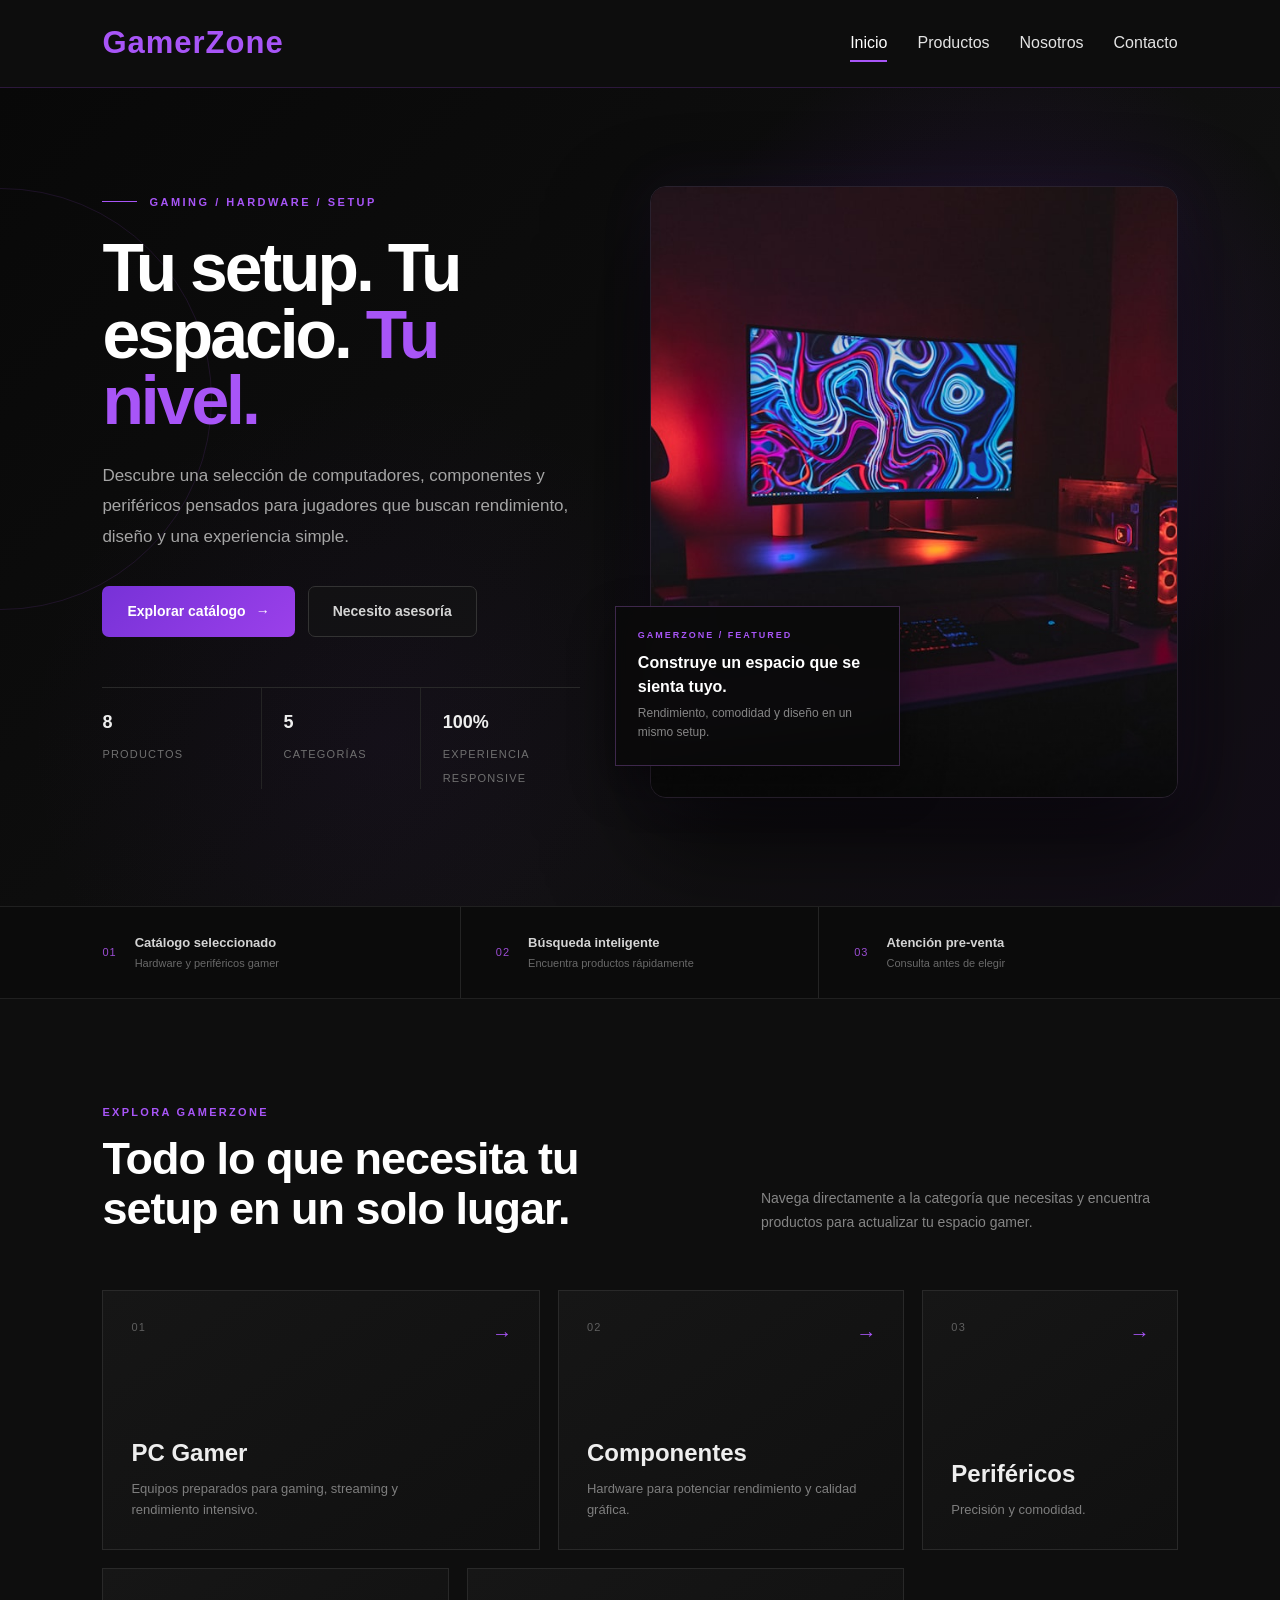
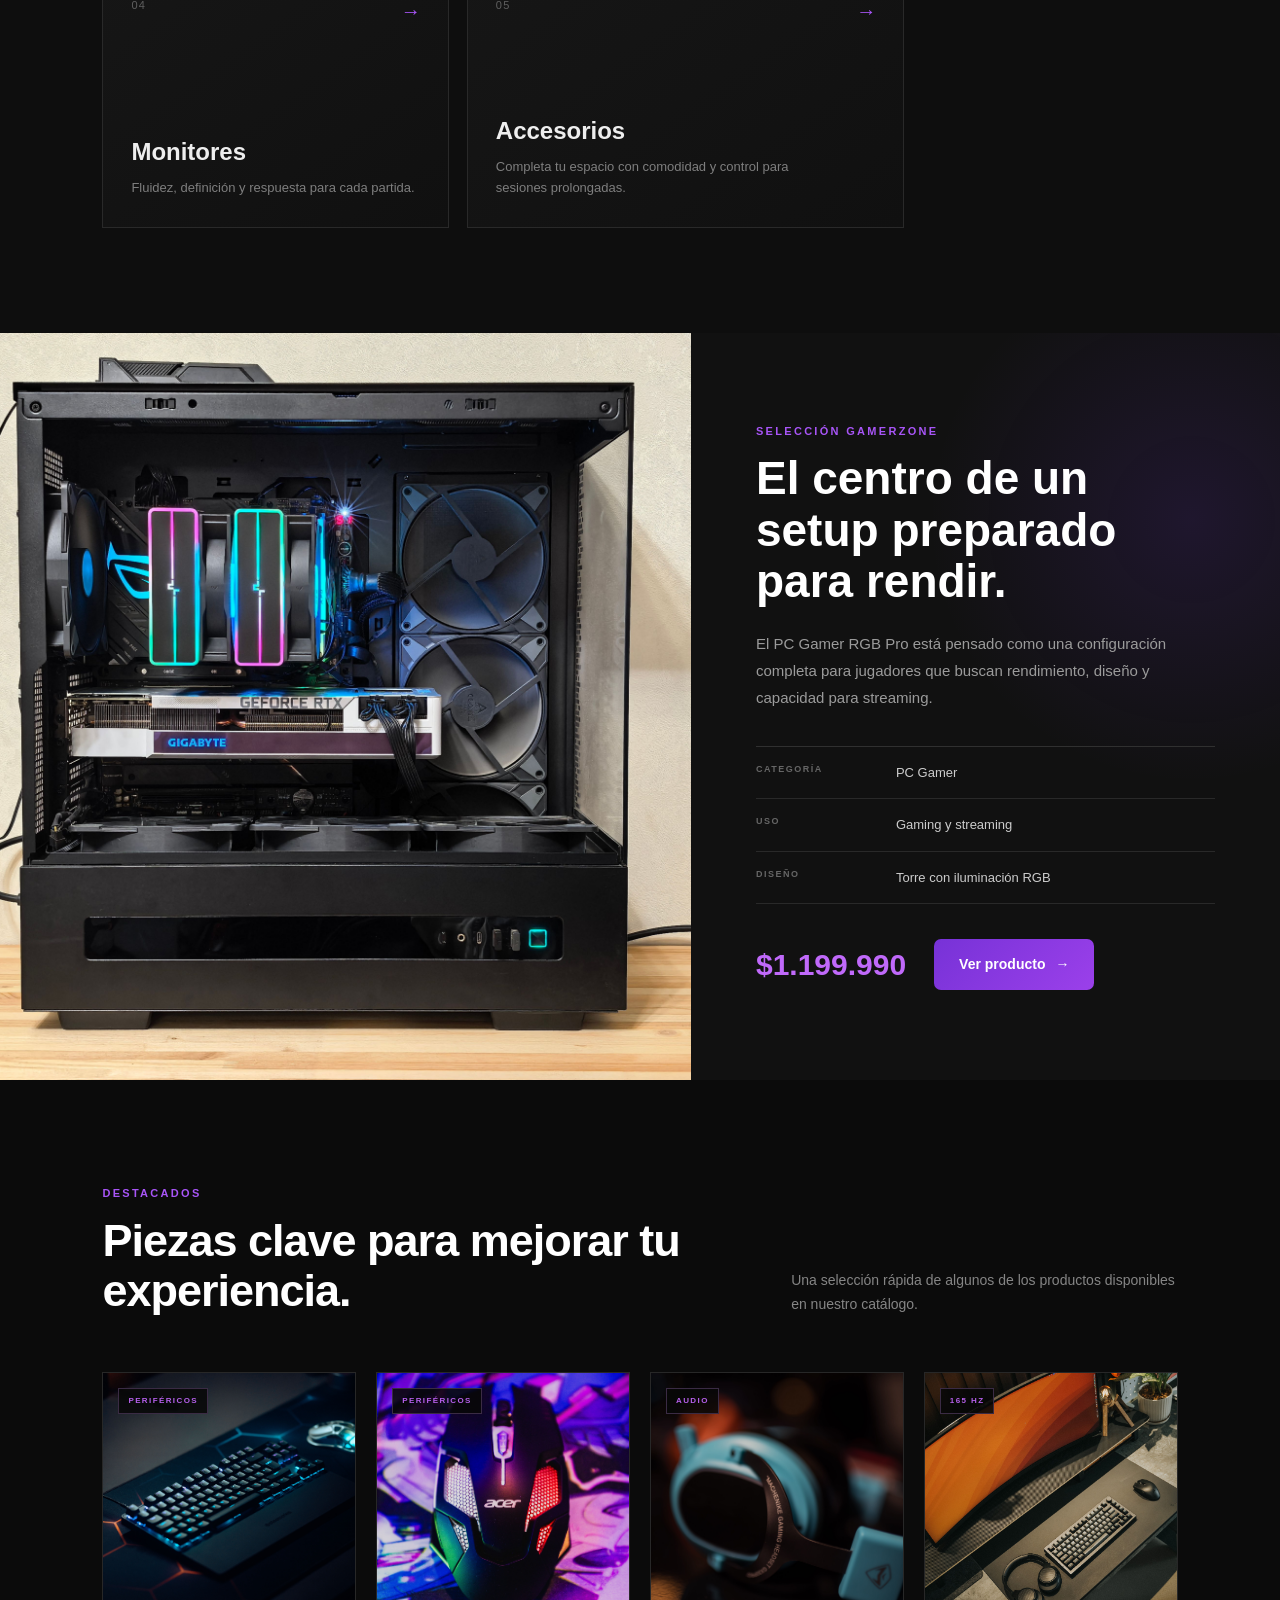
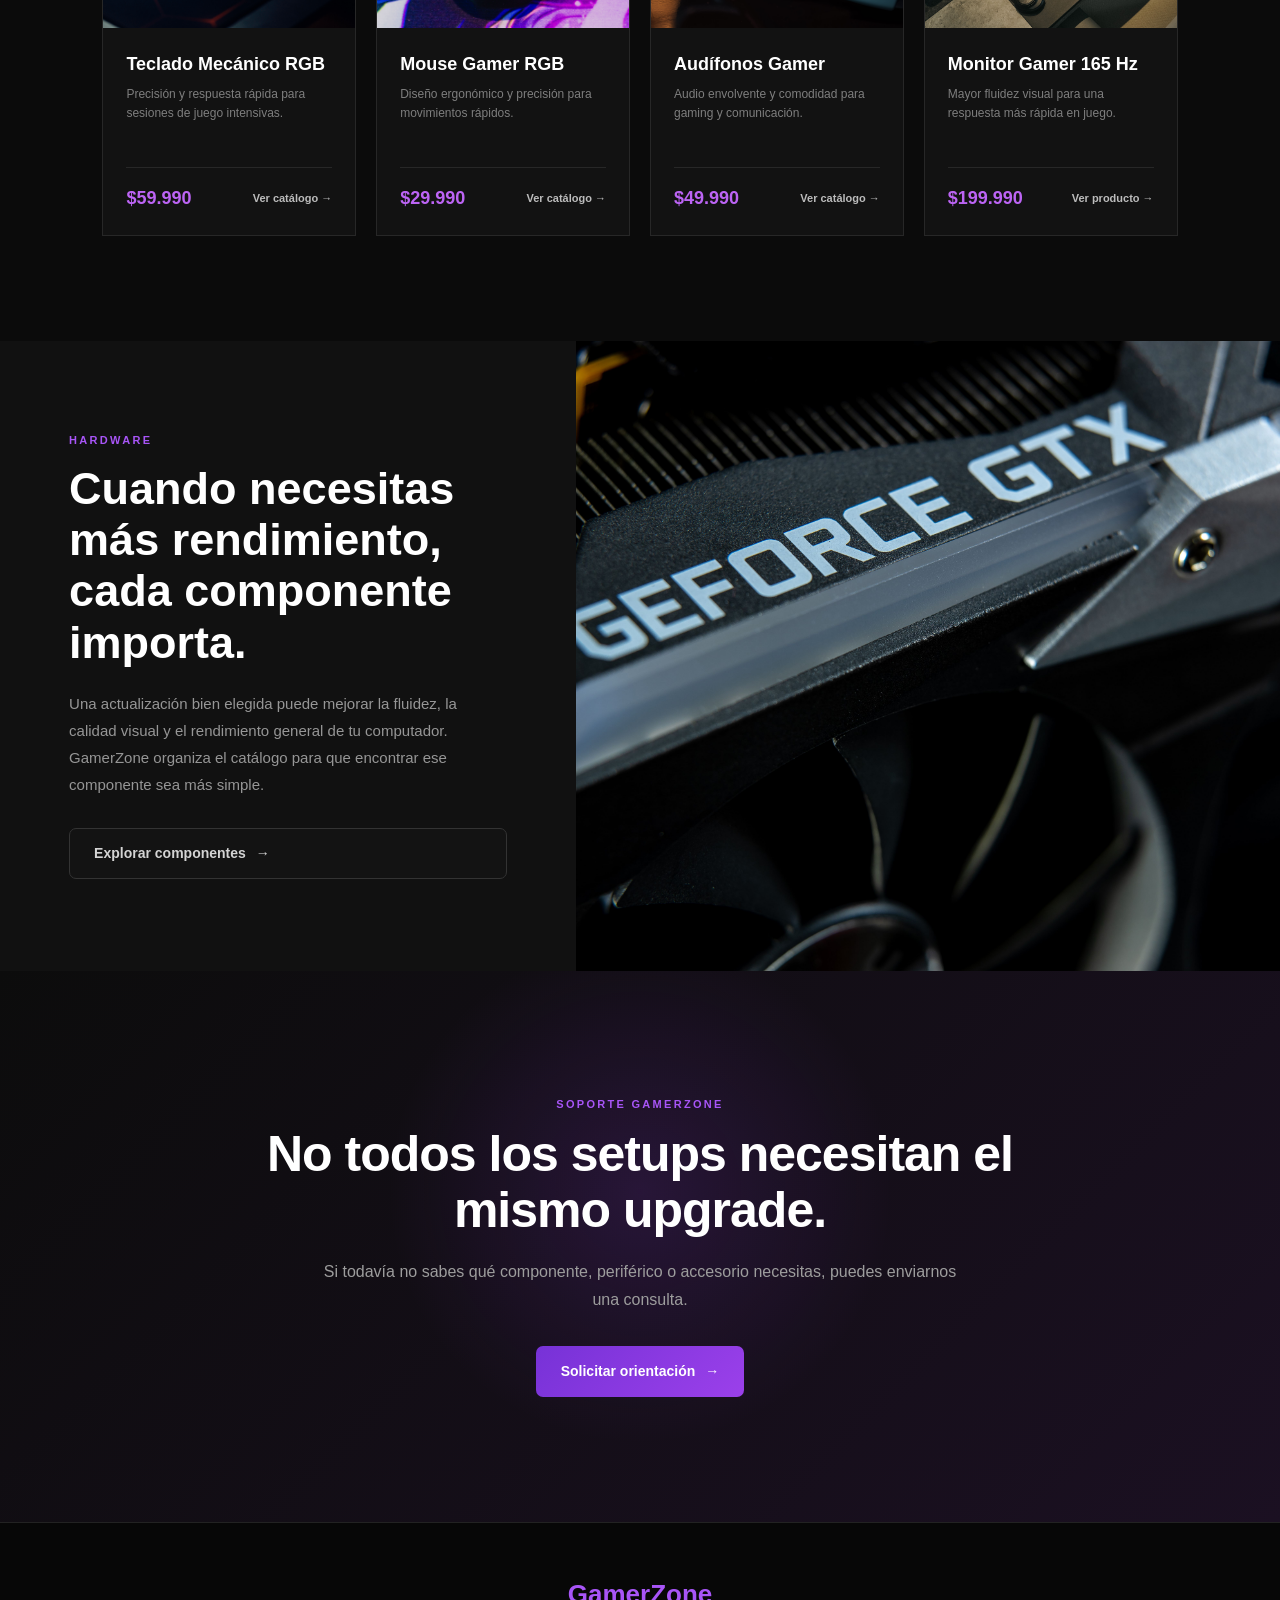
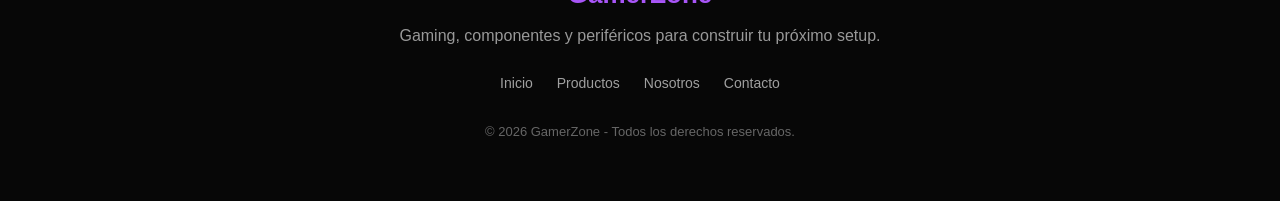
<file: index.html>
<!DOCTYPE html>
<html lang="es">

<head>

    <meta charset="UTF-8">

    <meta
        name="viewport"
        content="width=device-width, initial-scale=1.0"
    >

    <meta
        name="description"
        content="GamerZone, tienda online de hardware, periféricos, componentes y accesorios para gaming."
    >

    <title>GamerZone | Gaming, Hardware y Periféricos</title>


    <!-- ESTILOS GENERALES -->

    <link
        rel="stylesheet"
        href="css/estilos.css"
    >


    <!-- ESTILOS EXCLUSIVOS DEL INICIO -->

    <link
        rel="stylesheet"
        href="css/index.css"
    >

</head>


<body>


    <!-- ================================================= -->
    <!-- HEADER -->
    <!-- ================================================= -->

    <header>

        <a
            href="index.html"
            class="logo-gamerzone"
        >
            GamerZone
        </a>


        <nav>

            <a
                href="index.html"
                class="nav-activo"
            >
                Inicio
            </a>

            <a href="productos.html">
                Productos
            </a>

            <a href="nosotros.html">
                Nosotros
            </a>

            <a href="contacto.html">
                Contacto
            </a>

        </nav>

    </header>



    <main>


        <!-- ================================================= -->
        <!-- HERO -->
        <!-- ================================================= -->

        <section class="inicio-hero">


            <div class="inicio-hero-contenido">


                <div class="inicio-marca">
                    GAMING / HARDWARE / SETUP
                </div>


                <h1>
                    Tu setup.
                    Tu espacio.
                    <span>Tu nivel.</span>
                </h1>


                <p class="inicio-hero-descripcion">
                    Descubre una selección de computadores,
                    componentes y periféricos pensados para
                    jugadores que buscan rendimiento, diseño
                    y una experiencia simple.
                </p>


                <div class="inicio-hero-botones">

                    <a
                        href="productos.html"
                        class="inicio-boton-principal"
                    >
                        Explorar catálogo
                        <span>→</span>
                    </a>


                    <a
                        href="contacto.html"
                        class="inicio-boton-secundario"
                    >
                        Necesito asesoría
                    </a>

                </div>


                <div class="inicio-hero-datos">


                    <div class="inicio-dato">

                        <strong>
                            8
                        </strong>

                        <span>
                            Productos
                        </span>

                    </div>


                    <div class="inicio-dato">

                        <strong>
                            5
                        </strong>

                        <span>
                            Categorías
                        </span>

                    </div>


                    <div class="inicio-dato">

                        <strong>
                            100%
                        </strong>

                        <span>
                            Experiencia responsive
                        </span>

                    </div>


                </div>

            </div>



            <div class="inicio-hero-visual">


                <div class="inicio-hero-imagen">

                    <img
                        src="img/banner-gamer.jpg"
                        alt="Setup gamer con iluminación RGB"
                    >

                </div>


                <div class="inicio-hero-tarjeta">

                    <span class="inicio-hero-tarjeta-etiqueta">
                        GAMERZONE / FEATURED
                    </span>

                    <strong>
                        Construye un espacio que se sienta tuyo.
                    </strong>

                    <p>
                        Rendimiento, comodidad y diseño
                        en un mismo setup.
                    </p>

                </div>


            </div>


        </section>



        <!-- ================================================= -->
        <!-- FRANJA -->
        <!-- ================================================= -->

        <section class="inicio-franja">


            <div class="inicio-franja-contenido">


                <article class="inicio-franja-item">

                    <span class="inicio-franja-numero">
                        01
                    </span>

                    <div>

                        <strong>
                            Catálogo seleccionado
                        </strong>

                        <p>
                            Hardware y periféricos gamer
                        </p>

                    </div>

                </article>



                <article class="inicio-franja-item">

                    <span class="inicio-franja-numero">
                        02
                    </span>

                    <div>

                        <strong>
                            Búsqueda inteligente
                        </strong>

                        <p>
                            Encuentra productos rápidamente
                        </p>

                    </div>

                </article>



                <article class="inicio-franja-item">

                    <span class="inicio-franja-numero">
                        03
                    </span>

                    <div>

                        <strong>
                            Atención pre-venta
                        </strong>

                        <p>
                            Consulta antes de elegir
                        </p>

                    </div>

                </article>


            </div>


        </section>



        <!-- ================================================= -->
        <!-- CATEGORÍAS -->
        <!-- ================================================= -->

        <section class="inicio-categorias">


            <div class="inicio-encabezado">


                <div class="inicio-encabezado-principal">

                    <span class="inicio-etiqueta">
                        EXPLORA GAMERZONE
                    </span>

                    <h2>
                        Todo lo que necesita
                        tu setup en un solo lugar.
                    </h2>

                </div>


                <p>
                    Navega directamente a la categoría que
                    necesitas y encuentra productos para
                    actualizar tu espacio gamer.
                </p>


            </div>



            <div class="inicio-categorias-grid">


                <a
                    href="productos.html#pc-gamer"
                    class="inicio-categoria inicio-categoria-grande"
                >

                    <span class="inicio-categoria-numero">
                        01
                    </span>

                    <span class="inicio-categoria-flecha">
                        →
                    </span>

                    <div class="inicio-categoria-contenido">

                        <h3>
                            PC Gamer
                        </h3>

                        <p>
                            Equipos preparados para gaming,
                            streaming y rendimiento intensivo.
                        </p>

                    </div>

                </a>



                <a
                    href="productos.html#componentes"
                    class="inicio-categoria inicio-categoria-mediana"
                >

                    <span class="inicio-categoria-numero">
                        02
                    </span>

                    <span class="inicio-categoria-flecha">
                        →
                    </span>

                    <div class="inicio-categoria-contenido">

                        <h3>
                            Componentes
                        </h3>

                        <p>
                            Hardware para potenciar
                            rendimiento y calidad gráfica.
                        </p>

                    </div>

                </a>



                <a
                    href="productos.html#perifericos"
                    class="inicio-categoria inicio-categoria-pequena"
                >

                    <span class="inicio-categoria-numero">
                        03
                    </span>

                    <span class="inicio-categoria-flecha">
                        →
                    </span>

                    <div class="inicio-categoria-contenido">

                        <h3>
                            Periféricos
                        </h3>

                        <p>
                            Precisión y comodidad.
                        </p>

                    </div>

                </a>



                <a
                    href="productos.html#monitores"
                    class="inicio-categoria inicio-categoria-mediana"
                >

                    <span class="inicio-categoria-numero">
                        04
                    </span>

                    <span class="inicio-categoria-flecha">
                        →
                    </span>

                    <div class="inicio-categoria-contenido">

                        <h3>
                            Monitores
                        </h3>

                        <p>
                            Fluidez, definición y respuesta
                            para cada partida.
                        </p>

                    </div>

                </a>



                <a
                    href="productos.html#accesorios"
                    class="inicio-categoria inicio-categoria-grande"
                >

                    <span class="inicio-categoria-numero">
                        05
                    </span>

                    <span class="inicio-categoria-flecha">
                        →
                    </span>

                    <div class="inicio-categoria-contenido">

                        <h3>
                            Accesorios
                        </h3>

                        <p>
                            Completa tu espacio con comodidad
                            y control para sesiones prolongadas.
                        </p>

                    </div>

                </a>


            </div>


        </section>



        <!-- ================================================= -->
        <!-- PRODUCTO DESTACADO -->
        <!-- ================================================= -->

        <section class="inicio-destacado">


            <div class="inicio-destacado-imagen">

                <img
                    src="img/pc-gamer.jpg"
                    alt="PC Gamer RGB Pro"
                >

            </div>



            <div class="inicio-destacado-contenido">


                <span class="inicio-etiqueta">
                    SELECCIÓN GAMERZONE
                </span>


                <h2>
                    El centro de un setup
                    preparado para rendir.
                </h2>


                <p class="inicio-destacado-descripcion">
                    El PC Gamer RGB Pro está pensado como una
                    configuración completa para jugadores que
                    buscan rendimiento, diseño y capacidad para
                    streaming.
                </p>



                <div class="inicio-especificaciones">


                    <div class="inicio-especificacion">

                        <span>
                            CATEGORÍA
                        </span>

                        <strong>
                            PC Gamer
                        </strong>

                    </div>


                    <div class="inicio-especificacion">

                        <span>
                            USO
                        </span>

                        <strong>
                            Gaming y streaming
                        </strong>

                    </div>


                    <div class="inicio-especificacion">

                        <span>
                            DISEÑO
                        </span>

                        <strong>
                            Torre con iluminación RGB
                        </strong>

                    </div>


                </div>



                <div class="inicio-destacado-precio">

                    <strong>
                        $1.199.990
                    </strong>


                    <a
                        href="productos.html#pc-gamer"
                        class="inicio-boton-principal"
                    >
                        Ver producto
                        <span>→</span>
                    </a>

                </div>


            </div>


        </section>



        <!-- ================================================= -->
        <!-- PRODUCTOS DESTACADOS -->
        <!-- ================================================= -->

        <section class="inicio-seleccion">


            <div class="inicio-encabezado">


                <div class="inicio-encabezado-principal">

                    <span class="inicio-etiqueta">
                        DESTACADOS
                    </span>

                    <h2>
                        Piezas clave para
                        mejorar tu experiencia.
                    </h2>

                </div>


                <p>
                    Una selección rápida de algunos de los
                    productos disponibles en nuestro catálogo.
                </p>


            </div>



            <div class="inicio-productos-grid">


                <!-- TECLADO -->

                <article class="inicio-producto">


                    <div class="inicio-producto-imagen">

                        <span class="inicio-producto-tag">
                            PERIFÉRICOS
                        </span>

                        <img
                            src="img/teclado.jpg"
                            alt="Teclado Mecánico RGB"
                        >

                    </div>


                    <div class="inicio-producto-info">

                        <h3>
                            Teclado Mecánico RGB
                        </h3>

                        <p>
                            Precisión y respuesta rápida para
                            sesiones de juego intensivas.
                        </p>


                        <div class="inicio-producto-pie">

                            <strong>
                                $59.990
                            </strong>

                            <a href="productos.html">
                                Ver catálogo →
                            </a>

                        </div>

                    </div>


                </article>



                <!-- MOUSE -->

                <article class="inicio-producto">


                    <div class="inicio-producto-imagen">

                        <span class="inicio-producto-tag">
                            PERIFÉRICOS
                        </span>

                        <img
                            src="img/mouse.jpg"
                            alt="Mouse Gamer RGB"
                        >

                    </div>


                    <div class="inicio-producto-info">

                        <h3>
                            Mouse Gamer RGB
                        </h3>

                        <p>
                            Diseño ergonómico y precisión
                            para movimientos rápidos.
                        </p>


                        <div class="inicio-producto-pie">

                            <strong>
                                $29.990
                            </strong>

                            <a href="productos.html">
                                Ver catálogo →
                            </a>

                        </div>

                    </div>


                </article>



                <!-- AUDÍFONOS -->

                <article class="inicio-producto">


                    <div class="inicio-producto-imagen">

                        <span class="inicio-producto-tag">
                            AUDIO
                        </span>

                        <img
                            src="img/audifonos.jpg"
                            alt="Audífonos Gamer"
                        >

                    </div>


                    <div class="inicio-producto-info">

                        <h3>
                            Audífonos Gamer
                        </h3>

                        <p>
                            Audio envolvente y comodidad
                            para gaming y comunicación.
                        </p>


                        <div class="inicio-producto-pie">

                            <strong>
                                $49.990
                            </strong>

                            <a href="productos.html">
                                Ver catálogo →
                            </a>

                        </div>

                    </div>


                </article>



                <!-- MONITOR -->

                <article class="inicio-producto">


                    <div class="inicio-producto-imagen">

                        <span class="inicio-producto-tag">
                            165 HZ
                        </span>

                        <img
                            src="img/monitor.jpg"
                            alt="Monitor Gamer 165 Hz"
                        >

                    </div>


                    <div class="inicio-producto-info">

                        <h3>
                            Monitor Gamer 165 Hz
                        </h3>

                        <p>
                            Mayor fluidez visual para una
                            respuesta más rápida en juego.
                        </p>


                        <div class="inicio-producto-pie">

                            <strong>
                                $199.990
                            </strong>

                            <a href="productos.html#monitores">
                                Ver producto →
                            </a>

                        </div>

                    </div>


                </article>


            </div>


        </section>



        <!-- ================================================= -->
        <!-- HARDWARE -->
        <!-- ================================================= -->

        <section class="inicio-hardware">


            <div class="inicio-hardware-contenido">


                <span class="inicio-etiqueta">
                    HARDWARE
                </span>


                <h2>
                    Cuando necesitas más rendimiento,
                    cada componente importa.
                </h2>


                <p>
                    Una actualización bien elegida puede mejorar
                    la fluidez, la calidad visual y el rendimiento
                    general de tu computador. GamerZone organiza
                    el catálogo para que encontrar ese componente
                    sea más simple.
                </p>


                <a
                    href="productos.html#componentes"
                    class="inicio-boton-secundario"
                >
                    Explorar componentes
                    <span>→</span>
                </a>


            </div>



            <div class="inicio-hardware-imagen">

                <img
                    src="img/gpu.jpg"
                    alt="Tarjeta gráfica para computador gamer"
                >

            </div>


        </section>



        <!-- ================================================= -->
        <!-- CTA -->
        <!-- ================================================= -->

        <section class="inicio-cta">


            <div class="inicio-cta-contenido">


                <span class="inicio-etiqueta">
                    SOPORTE GAMERZONE
                </span>


                <h2>
                    No todos los setups
                    necesitan el mismo upgrade.
                </h2>


                <p>
                    Si todavía no sabes qué componente,
                    periférico o accesorio necesitas,
                    puedes enviarnos una consulta.
                </p>


                <a
                    href="contacto.html"
                    class="inicio-boton-principal"
                >
                    Solicitar orientación
                    <span>→</span>
                </a>


            </div>


        </section>


    </main>



    <!-- ================================================= -->
    <!-- FOOTER -->
    <!-- ================================================= -->

    <footer>


        <h3>
            GamerZone
        </h3>


        <p>
            Gaming, componentes y periféricos
            para construir tu próximo setup.
        </p>


        <div class="footer-navegacion">

            <a href="index.html">
                Inicio
            </a>

            <a href="productos.html">
                Productos
            </a>

            <a href="nosotros.html">
                Nosotros
            </a>

            <a href="contacto.html">
                Contacto
            </a>

        </div>


        <p class="copyright">
            &copy; 2026 GamerZone - Todos los derechos reservados.
        </p>


    </footer>


    <script src="js/script.js"></script>


</body>

</html>
</file>
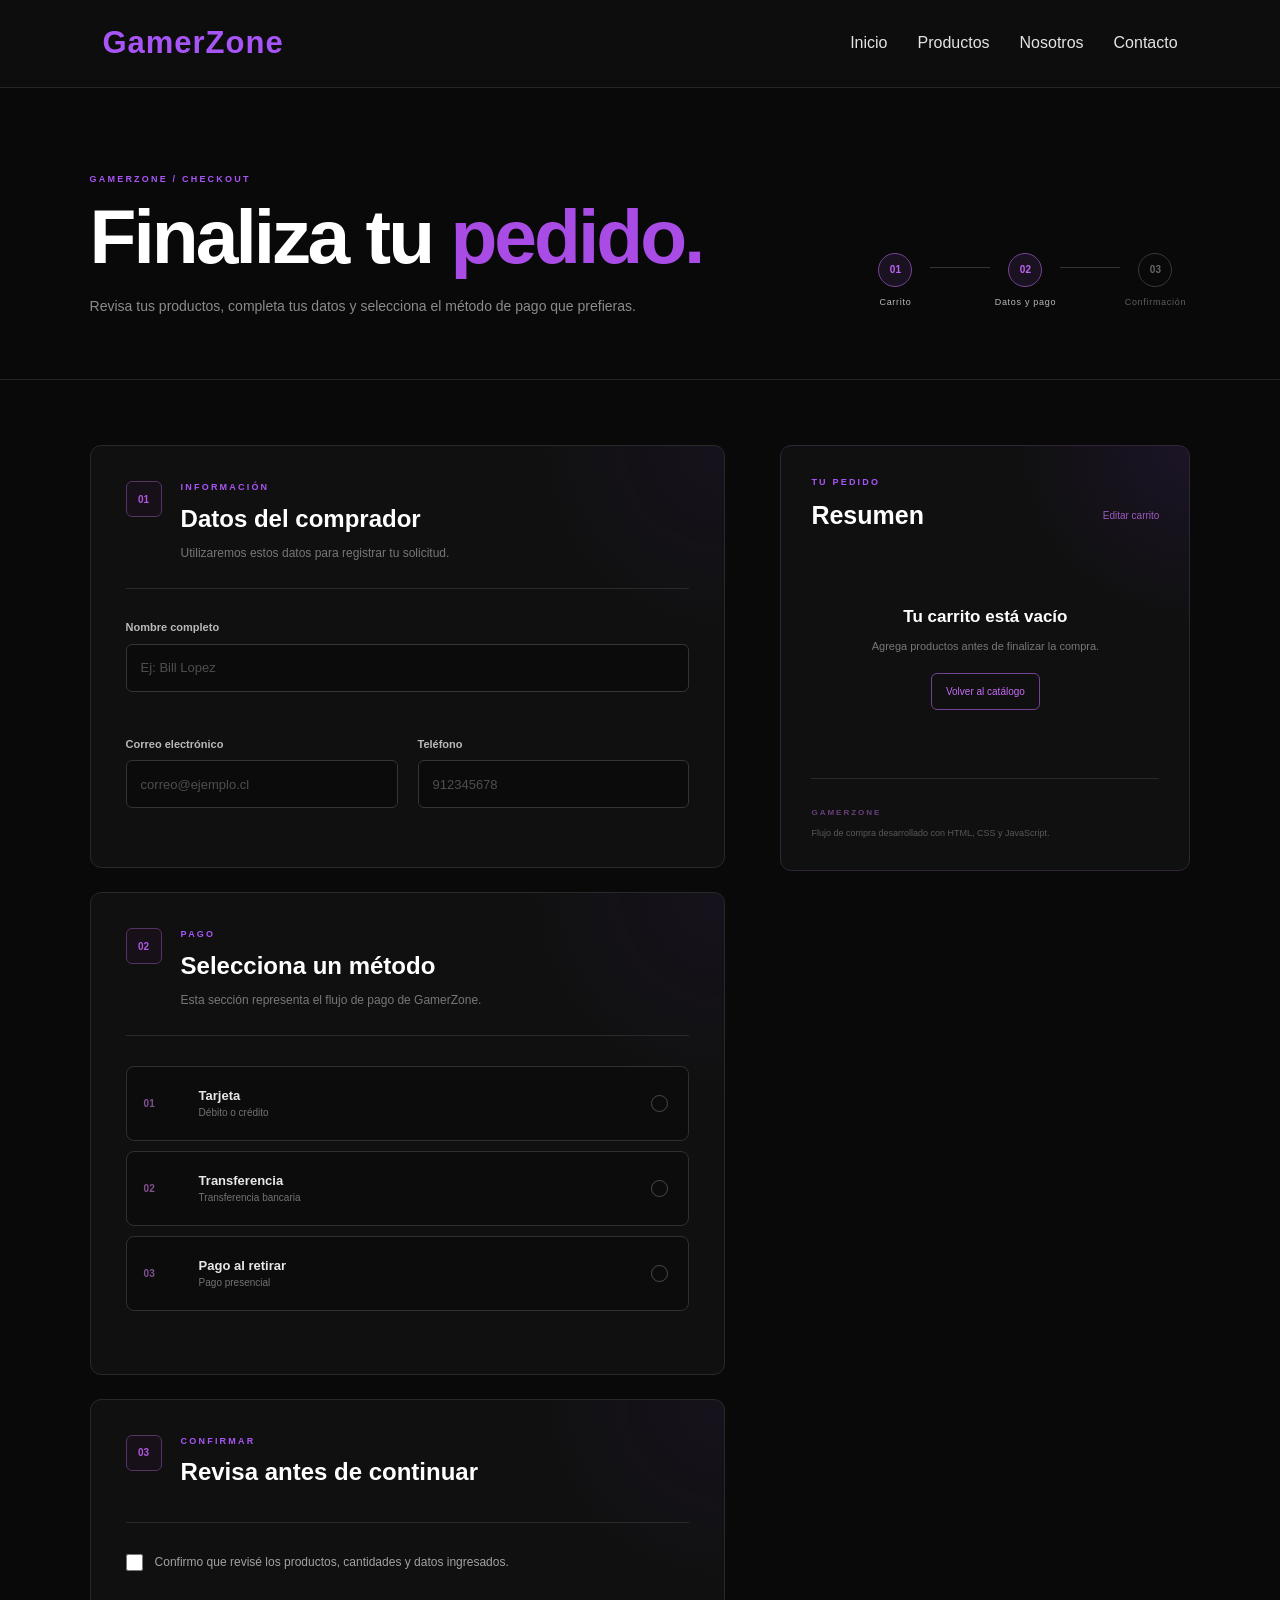
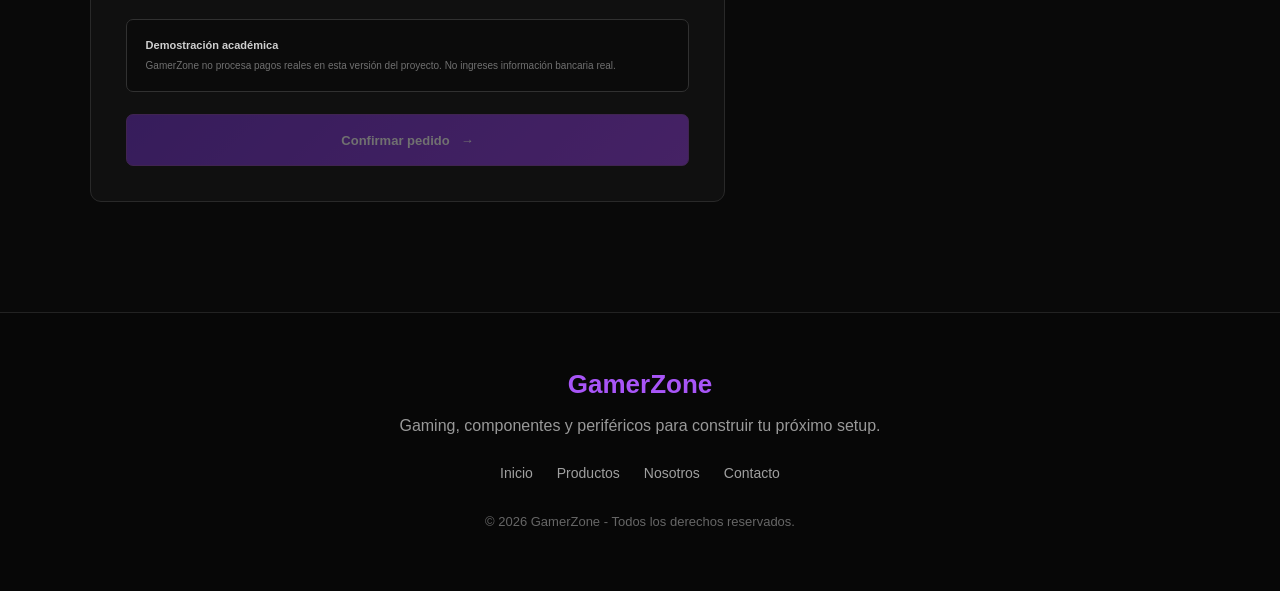
<file: checkout.html>
<!DOCTYPE html>
<html lang="es">

<head>

    <meta charset="UTF-8">

    <meta
        name="viewport"
        content="width=device-width, initial-scale=1.0"
    >

    <meta
        name="description"
        content="Finaliza tu pedido en GamerZone seleccionando tus datos y método de pago."
    >

    <title>Finalizar compra | GamerZone</title>


    <link
        rel="stylesheet"
        href="css/estilos.css"
    >

    <link
        rel="stylesheet"
        href="css/checkout.css"
    >

</head>


<body>


    <!-- ================================================= -->
    <!-- HEADER -->
    <!-- ================================================= -->

    <header class="checkout-header">

        <a
            href="index.html"
            class="logo-gamerzone"
        >
            GamerZone
        </a>


        <nav>

            <a href="index.html">
                Inicio
            </a>

            <a href="productos.html">
                Productos
            </a>

            <a href="nosotros.html">
                Nosotros
            </a>

            <a href="contacto.html">
                Contacto
            </a>

        </nav>

    </header>



    <main>


        <!-- ================================================= -->
        <!-- PORTADA -->
        <!-- ================================================= -->

        <section class="checkout-portada">

            <div class="checkout-portada-contenido">

                <span class="checkout-etiqueta">
                    GAMERZONE / CHECKOUT
                </span>

                <h1>
                    Finaliza tu
                    <span>pedido.</span>
                </h1>

                <p>
                    Revisa tus productos, completa tus datos
                    y selecciona el método de pago que prefieras.
                </p>

            </div>


            <div class="checkout-progreso">

                <div class="checkout-paso completado">

                    <span>
                        01
                    </span>

                    <p>
                        Carrito
                    </p>

                </div>


                <div class="checkout-linea"></div>


                <div class="checkout-paso activo">

                    <span>
                        02
                    </span>

                    <p>
                        Datos y pago
                    </p>

                </div>


                <div class="checkout-linea"></div>


                <div class="checkout-paso">

                    <span>
                        03
                    </span>

                    <p>
                        Confirmación
                    </p>

                </div>

            </div>

        </section>



        <!-- ================================================= -->
        <!-- CHECKOUT -->
        <!-- ================================================= -->

        <section class="checkout-contenedor">


            <!-- ================================================= -->
            <!-- FORMULARIO -->
            <!-- ================================================= -->

            <div class="checkout-principal">


                <form
                    id="formularioCheckout"
                    class="checkout-formulario"
                    novalidate
                >


                    <!-- ================================================= -->
                    <!-- DATOS -->
                    <!-- ================================================= -->

                    <section class="checkout-bloque">


                        <div class="checkout-bloque-encabezado">

                            <span class="checkout-numero">
                                01
                            </span>


                            <div>

                                <span class="checkout-etiqueta">
                                    INFORMACIÓN
                                </span>

                                <h2>
                                    Datos del comprador
                                </h2>

                                <p>
                                    Utilizaremos estos datos para
                                    registrar tu solicitud.
                                </p>

                            </div>

                        </div>



                        <div class="checkout-campos">


                            <div class="checkout-campo checkout-campo-completo">

                                <label for="checkoutNombre">
                                    Nombre completo
                                </label>

                                <input
                                    type="text"
                                    id="checkoutNombre"
                                    name="nombre"
                                    placeholder="Ej: Bill Lopez"
                                    autocomplete="name"
                                >

                                <span
                                    class="checkout-error"
                                    id="errorCheckoutNombre"
                                ></span>

                            </div>



                            <div class="checkout-campo">

                                <label for="checkoutCorreo">
                                    Correo electrónico
                                </label>

                                <input
                                    type="email"
                                    id="checkoutCorreo"
                                    name="correo"
                                    placeholder="correo@ejemplo.cl"
                                    autocomplete="email"
                                >

                                <span
                                    class="checkout-error"
                                    id="errorCheckoutCorreo"
                                ></span>

                            </div>



                            <div class="checkout-campo">

                                <label for="checkoutTelefono">
                                    Teléfono
                                </label>

                                <input
                                    type="tel"
                                    id="checkoutTelefono"
                                    name="telefono"
                                    placeholder="912345678"
                                    inputmode="numeric"
                                    autocomplete="tel"
                                    maxlength="9"
                                >

                                <span
                                    class="checkout-error"
                                    id="errorCheckoutTelefono"
                                ></span>

                            </div>


                        </div>


                    </section>



                    <!-- ================================================= -->
                    <!-- MÉTODO DE PAGO -->
                    <!-- ================================================= -->

                    <section class="checkout-bloque">


                        <div class="checkout-bloque-encabezado">

                            <span class="checkout-numero">
                                02
                            </span>


                            <div>

                                <span class="checkout-etiqueta">
                                    PAGO
                                </span>

                                <h2>
                                    Selecciona un método
                                </h2>

                                <p>
                                    Esta sección representa el flujo
                                    de pago de GamerZone.
                                </p>

                            </div>

                        </div>



                        <div
                            class="metodos-pago"
                            id="metodosPago"
                        >


                            <button
                                type="button"
                                class="metodo-pago"
                                data-metodo="tarjeta"
                            >

                                <span class="metodo-pago-numero">
                                    01
                                </span>


                                <span class="metodo-pago-contenido">

                                    <strong>
                                        Tarjeta
                                    </strong>

                                    <small>
                                        Débito o crédito
                                    </small>

                                </span>


                                <span class="metodo-pago-selector"></span>

                            </button>



                            <button
                                type="button"
                                class="metodo-pago"
                                data-metodo="transferencia"
                            >

                                <span class="metodo-pago-numero">
                                    02
                                </span>


                                <span class="metodo-pago-contenido">

                                    <strong>
                                        Transferencia
                                    </strong>

                                    <small>
                                        Transferencia bancaria
                                    </small>

                                </span>


                                <span class="metodo-pago-selector"></span>

                            </button>



                            <button
                                type="button"
                                class="metodo-pago"
                                data-metodo="retiro"
                            >

                                <span class="metodo-pago-numero">
                                    03
                                </span>


                                <span class="metodo-pago-contenido">

                                    <strong>
                                        Pago al retirar
                                    </strong>

                                    <small>
                                        Pago presencial
                                    </small>

                                </span>


                                <span class="metodo-pago-selector"></span>

                            </button>


                        </div>



                        <input
                            type="hidden"
                            id="checkoutMetodoPago"
                            name="metodoPago"
                        >


                        <span
                            class="checkout-error checkout-error-metodo"
                            id="errorCheckoutMetodo"
                        ></span>



                        <!-- ================================================= -->
                        <!-- INFORMACIÓN DINÁMICA -->
                        <!-- ================================================= -->

                        <div
                            class="metodo-detalle"
                            id="detalleMetodoPago"
                            hidden
                        ></div>


                    </section>



                    <!-- ================================================= -->
                    <!-- CONFIRMACIÓN -->
                    <!-- ================================================= -->

                    <section class="checkout-bloque">


                        <div class="checkout-bloque-encabezado">

                            <span class="checkout-numero">
                                03
                            </span>


                            <div>

                                <span class="checkout-etiqueta">
                                    CONFIRMAR
                                </span>

                                <h2>
                                    Revisa antes de continuar
                                </h2>

                            </div>

                        </div>



                        <label class="checkout-terminos">

                            <input
                                type="checkbox"
                                id="checkoutTerminos"
                            >


                            <span>
                                Confirmo que revisé los productos,
                                cantidades y datos ingresados.
                            </span>

                        </label>


                        <span
                            class="checkout-error"
                            id="errorCheckoutTerminos"
                        ></span>



                        <div class="checkout-aviso">

                            <strong>
                                Demostración académica
                            </strong>

                            <p>
                                GamerZone no procesa pagos reales
                                en esta versión del proyecto.
                                No ingreses información bancaria real.
                            </p>

                        </div>



                        <button
                            type="submit"
                            class="checkout-confirmar"
                            id="botonConfirmarPedido"
                        >
                            Confirmar pedido
                            <span>→</span>
                        </button>


                    </section>


                </form>


            </div>



            <!-- ================================================= -->
            <!-- RESUMEN -->
            <!-- ================================================= -->

            <aside class="checkout-resumen">


                <div class="checkout-resumen-sticky">


                    <span class="checkout-etiqueta">
                        TU PEDIDO
                    </span>


                    <div class="checkout-resumen-titulo">

                        <h2>
                            Resumen
                        </h2>

                        <a href="productos.html">
                            Editar carrito
                        </a>

                    </div>



                    <div
                        class="checkout-productos"
                        id="checkoutProductos"
                    ></div>



                    <div
                        class="checkout-vacio"
                        id="checkoutVacio"
                        hidden
                    >

                        <h3>
                            Tu carrito está vacío
                        </h3>

                        <p>
                            Agrega productos antes de
                            finalizar la compra.
                        </p>

                        <a href="productos.html">
                            Volver al catálogo
                        </a>

                    </div>



                    <div
                        class="checkout-totales"
                        id="checkoutTotales"
                    >


                        <div>

                            <span>
                                Productos
                            </span>

                            <strong id="checkoutCantidad">
                                0
                            </strong>

                        </div>


                        <div class="checkout-total-final">

                            <span>
                                Total
                            </span>

                            <strong id="checkoutTotal">
                                $0
                            </strong>

                        </div>


                    </div>



                    <div class="checkout-seguridad">

                        <span>
                            GAMERZONE
                        </span>

                        <p>
                            Flujo de compra desarrollado
                            con HTML, CSS y JavaScript.
                        </p>

                    </div>


                </div>


            </aside>


        </section>



        <!-- ================================================= -->
        <!-- CONFIRMACIÓN FINAL -->
        <!-- ================================================= -->

        <section
            class="confirmacion-pedido"
            id="confirmacionPedido"
            hidden
        >


            <div class="confirmacion-pedido-contenido">


                <div class="confirmacion-marca">
                    GZ
                </div>


                <span class="checkout-etiqueta">
                    PEDIDO REGISTRADO
                </span>


                <h2>
                    Tu solicitud está lista.
                </h2>


                <p>
                    Gracias por utilizar GamerZone.
                    Hemos registrado los datos de tu pedido.
                </p>



                <div class="confirmacion-datos">


                    <div>

                        <span>
                            NÚMERO DE PEDIDO
                        </span>

                        <strong id="confirmacionNumero"></strong>

                    </div>


                    <div>

                        <span>
                            MÉTODO
                        </span>

                        <strong id="confirmacionMetodo"></strong>

                    </div>


                    <div>

                        <span>
                            TOTAL
                        </span>

                        <strong id="confirmacionTotal"></strong>

                    </div>


                </div>



                <div class="confirmacion-acciones">

                    <a
                        href="productos.html"
                        class="confirmacion-boton-principal"
                    >
                        Volver al catálogo
                    </a>


                    <a
                        href="index.html"
                        class="confirmacion-boton-secundario"
                    >
                        Ir al inicio
                    </a>

                </div>


            </div>


        </section>


    </main>



    <!-- ================================================= -->
    <!-- FOOTER -->
    <!-- ================================================= -->

    <footer>

        <h3>
            GamerZone
        </h3>

        <p>
            Gaming, componentes y periféricos
            para construir tu próximo setup.
        </p>


        <div class="footer-navegacion">

            <a href="index.html">
                Inicio
            </a>

            <a href="productos.html">
                Productos
            </a>

            <a href="nosotros.html">
                Nosotros
            </a>

            <a href="contacto.html">
                Contacto
            </a>

        </div>


        <p class="copyright">
            &copy; 2026 GamerZone - Todos los derechos reservados.
        </p>

    </footer>



    <script src="js/checkout.js"></script>


</body>

</html>
</file>
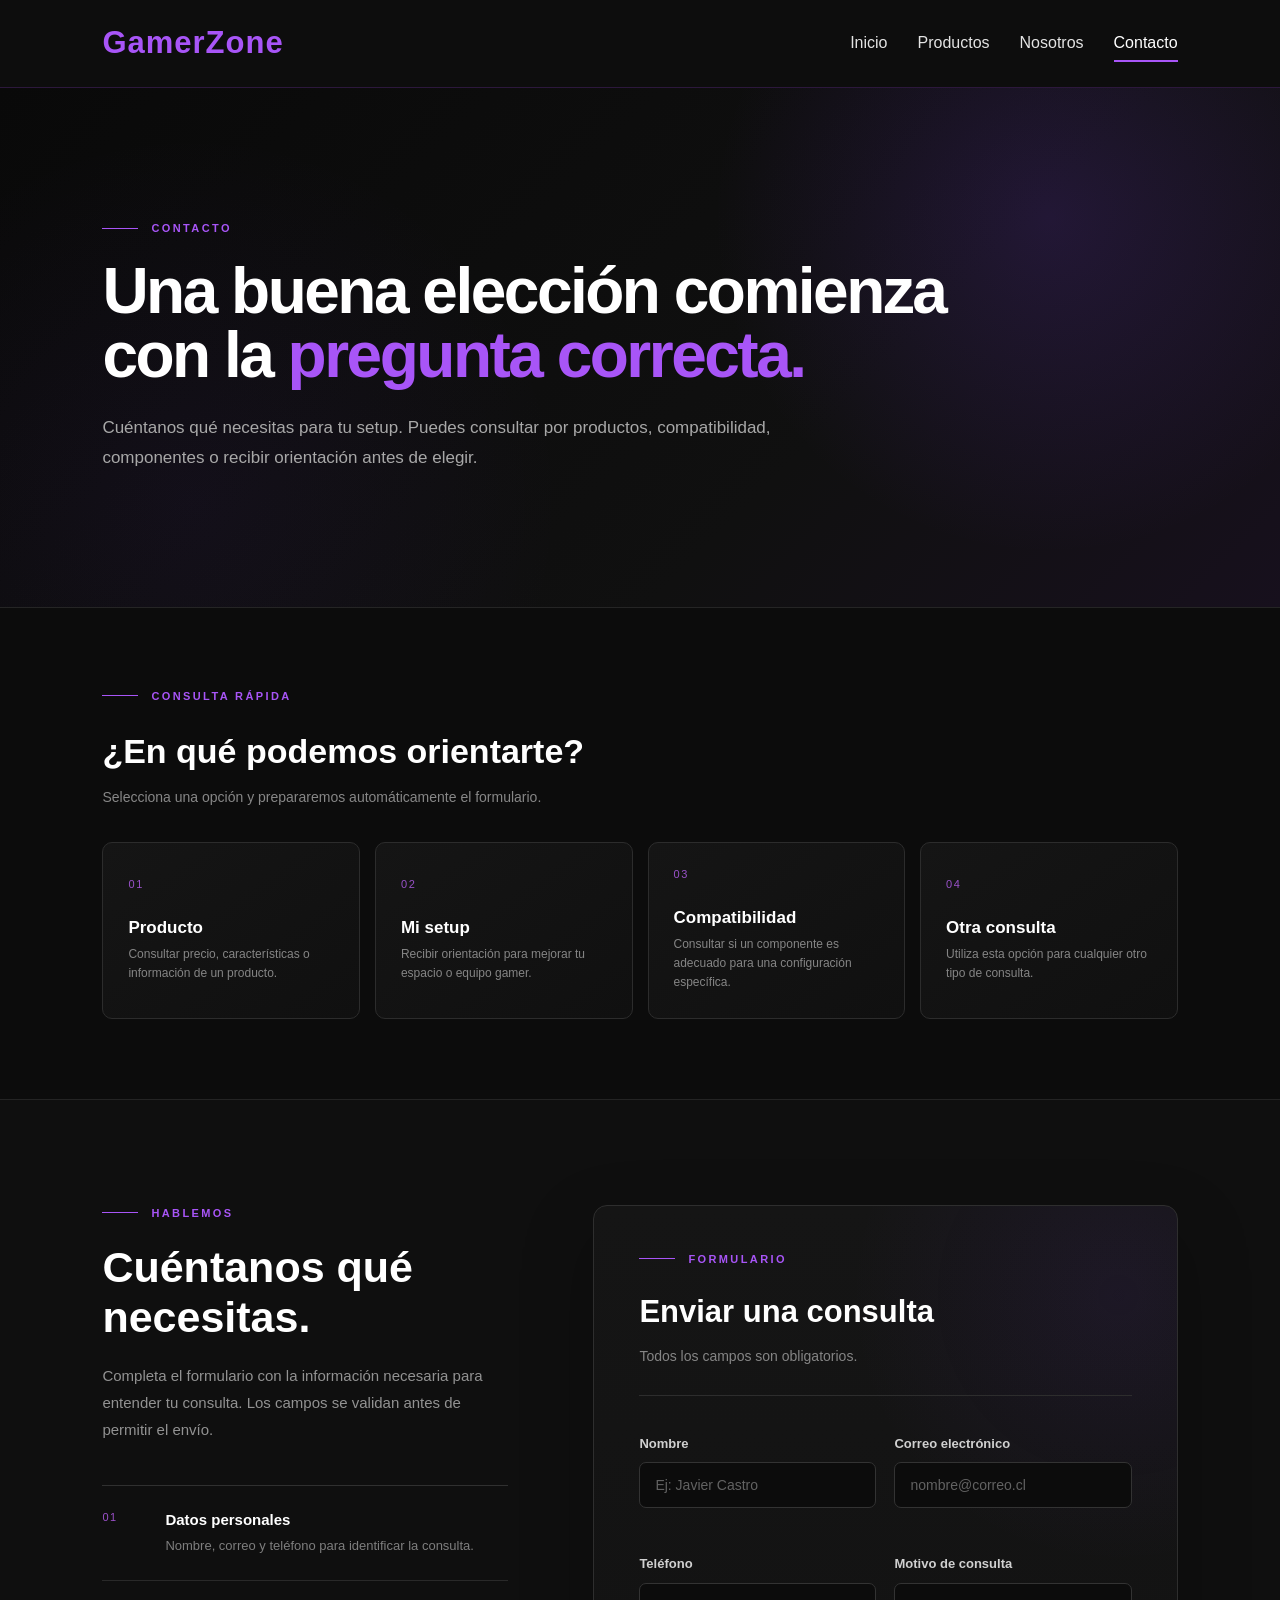
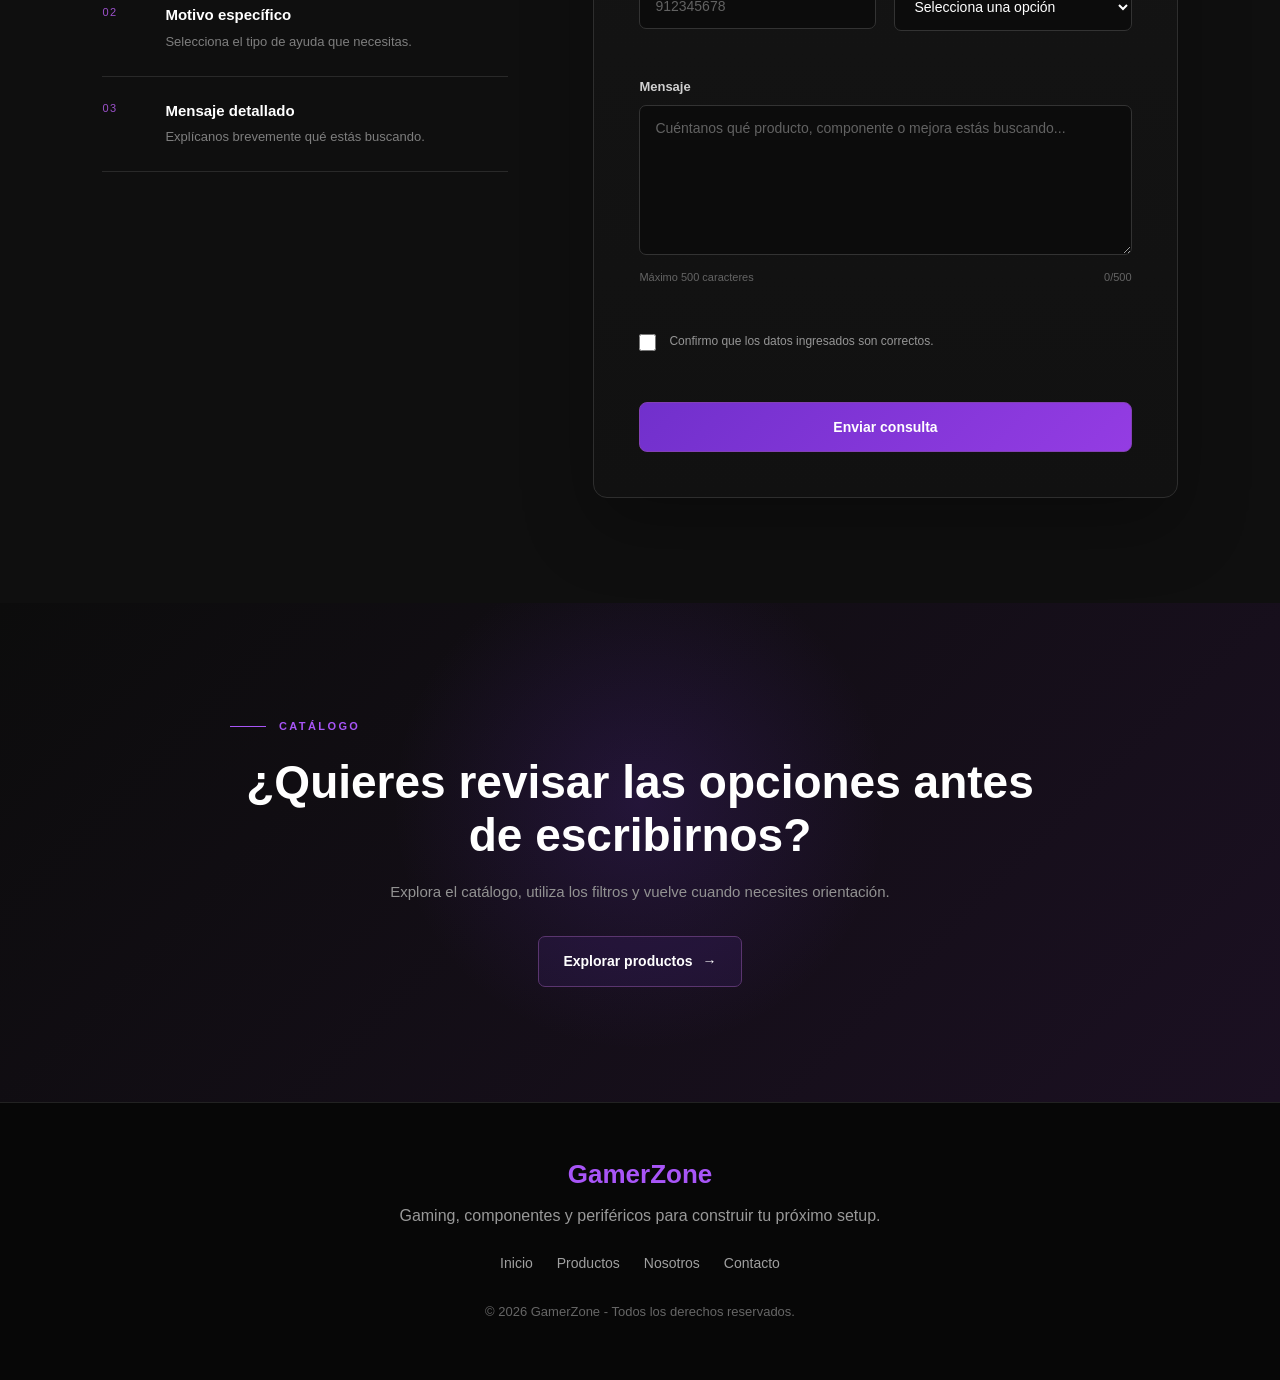
<file: contacto.html>
<!DOCTYPE html>
<html lang="es">

<head>

    <meta charset="UTF-8">

    <meta
        name="viewport"
        content="width=device-width, initial-scale=1.0"
    >

    <meta
        name="description"
        content="Contacta con GamerZone para realizar consultas sobre productos, compatibilidad de componentes y configuración de setups gamer."
    >

    <title>Contacto | GamerZone</title>


    <link
        rel="stylesheet"
        href="css/estilos.css"
    >


    <link
        rel="stylesheet"
        href="css/contacto.css"
    >

</head>


<body>


    <!-- ================================================= -->
    <!-- HEADER -->
    <!-- ================================================= -->

    <header>

        <a
            href="index.html"
            class="logo-gamerzone"
        >
            GamerZone
        </a>


        <nav>

            <a href="index.html">
                Inicio
            </a>

            <a href="productos.html">
                Productos
            </a>

            <a href="nosotros.html">
                Nosotros
            </a>

            <a
                href="contacto.html"
                class="nav-activo-contacto"
            >
                Contacto
            </a>

        </nav>

    </header>



    <main>


        <!-- ================================================= -->
        <!-- HERO -->
        <!-- ================================================= -->

        <section class="contacto-nuevo-hero">

            <div class="contacto-nuevo-hero-contenido">

                <span class="contacto-etiqueta">
                    CONTACTO
                </span>


                <h1>
                    Una buena elección
                    comienza con la
                    <span>pregunta correcta.</span>
                </h1>


                <p>
                    Cuéntanos qué necesitas para tu setup.
                    Puedes consultar por productos, compatibilidad,
                    componentes o recibir orientación antes de elegir.
                </p>

            </div>

        </section>



        <!-- ================================================= -->
        <!-- ACCESOS RÁPIDOS -->
        <!-- ================================================= -->

        <section class="contacto-accesos">


            <div class="contacto-accesos-contenido">


                <div class="contacto-accesos-cabecera">

                    <span class="contacto-etiqueta">
                        CONSULTA RÁPIDA
                    </span>


                    <h2>
                        ¿En qué podemos orientarte?
                    </h2>


                    <p>
                        Selecciona una opción y prepararemos
                        automáticamente el formulario.
                    </p>

                </div>



                <div class="contacto-accesos-grid">


                    <button
                        type="button"
                        class="contacto-acceso"
                        data-motivo="producto"
                    >

                        <span class="contacto-acceso-numero">
                            01
                        </span>

                        <strong>
                            Producto
                        </strong>

                        <p>
                            Consultar precio, características
                            o información de un producto.
                        </p>

                    </button>



                    <button
                        type="button"
                        class="contacto-acceso"
                        data-motivo="setup"
                    >

                        <span class="contacto-acceso-numero">
                            02
                        </span>

                        <strong>
                            Mi setup
                        </strong>

                        <p>
                            Recibir orientación para mejorar
                            tu espacio o equipo gamer.
                        </p>

                    </button>



                    <button
                        type="button"
                        class="contacto-acceso"
                        data-motivo="compatibilidad"
                    >

                        <span class="contacto-acceso-numero">
                            03
                        </span>

                        <strong>
                            Compatibilidad
                        </strong>

                        <p>
                            Consultar si un componente es adecuado
                            para una configuración específica.
                        </p>

                    </button>



                    <button
                        type="button"
                        class="contacto-acceso"
                        data-motivo="otro"
                    >

                        <span class="contacto-acceso-numero">
                            04
                        </span>

                        <strong>
                            Otra consulta
                        </strong>

                        <p>
                            Utiliza esta opción para cualquier
                            otro tipo de consulta.
                        </p>

                    </button>


                </div>

            </div>

        </section>



        <!-- ================================================= -->
        <!-- FORMULARIO -->
        <!-- ================================================= -->

        <section
            class="contacto-nuevo-principal"
            id="formulario"
        >


            <div class="contacto-nuevo-grid">


                <!-- INFORMACIÓN -->

                <aside class="contacto-nuevo-info">


                    <span class="contacto-etiqueta">
                        HABLEMOS
                    </span>


                    <h2>
                        Cuéntanos qué necesitas.
                    </h2>


                    <p>
                        Completa el formulario con la información
                        necesaria para entender tu consulta.
                        Los campos se validan antes de permitir
                        el envío.
                    </p>



                    <div class="contacto-info-lista">


                        <div class="contacto-info-item">

                            <span class="contacto-info-numero">
                                01
                            </span>


                            <div>

                                <strong>
                                    Datos personales
                                </strong>

                                <p>
                                    Nombre, correo y teléfono
                                    para identificar la consulta.
                                </p>

                            </div>

                        </div>



                        <div class="contacto-info-item">

                            <span class="contacto-info-numero">
                                02
                            </span>


                            <div>

                                <strong>
                                    Motivo específico
                                </strong>

                                <p>
                                    Selecciona el tipo de ayuda
                                    que necesitas.
                                </p>

                            </div>

                        </div>



                        <div class="contacto-info-item">

                            <span class="contacto-info-numero">
                                03
                            </span>


                            <div>

                                <strong>
                                    Mensaje detallado
                                </strong>

                                <p>
                                    Explícanos brevemente
                                    qué estás buscando.
                                </p>

                            </div>

                        </div>


                    </div>


                </aside>



                <!-- FORMULARIO -->

                <div class="contacto-formulario-panel">


                    <div class="contacto-formulario-cabecera">

                        <span class="contacto-etiqueta">
                            FORMULARIO
                        </span>


                        <h2>
                            Enviar una consulta
                        </h2>


                        <p>
                            Todos los campos son obligatorios.
                        </p>

                    </div>



                    <form
                        id="formularioContacto"
                        novalidate
                    >


                        <!-- NOMBRE + CORREO -->

                        <div class="contacto-fila">


                            <div class="grupo-formulario">

                                <label for="nombre">
                                    Nombre
                                </label>


                                <input
                                    type="text"
                                    id="nombre"
                                    name="nombre"
                                    autocomplete="name"
                                    placeholder="Ej: Javier Castro"
                                >


                                <small
                                    class="mensaje-error"
                                    id="errorNombre"
                                ></small>

                            </div>



                            <div class="grupo-formulario">

                                <label for="correo">
                                    Correo electrónico
                                </label>


                                <input
                                    type="email"
                                    id="correo"
                                    name="correo"
                                    autocomplete="email"
                                    placeholder="nombre@correo.cl"
                                >


                                <small
                                    class="mensaje-error"
                                    id="errorCorreo"
                                ></small>

                            </div>


                        </div>



                        <!-- TELÉFONO + MOTIVO -->

                        <div class="contacto-fila">


                            <div class="grupo-formulario">

                                <label for="telefono">
                                    Teléfono
                                </label>


                                <input
                                    type="tel"
                                    id="telefono"
                                    name="telefono"
                                    autocomplete="tel"
                                    inputmode="numeric"
                                    placeholder="912345678"
                                >


                                <small
                                    class="mensaje-error"
                                    id="errorTelefono"
                                ></small>

                            </div>



                            <div class="grupo-formulario">

                                <label for="motivo">
                                    Motivo de consulta
                                </label>


                                <select
                                    id="motivo"
                                    name="motivo"
                                >

                                    <option value="">
                                        Selecciona una opción
                                    </option>

                                    <option value="producto">
                                        Consulta de producto
                                    </option>

                                    <option value="setup">
                                        Ayuda con mi setup
                                    </option>

                                    <option value="compatibilidad">
                                        Compatibilidad
                                    </option>

                                    <option value="otro">
                                        Otra consulta
                                    </option>

                                </select>


                                <small
                                    class="mensaje-error"
                                    id="errorMotivo"
                                ></small>

                            </div>


                        </div>



                        <!-- MENSAJE -->

                        <div class="grupo-formulario">

                            <label for="mensaje">
                                Mensaje
                            </label>


                            <textarea
                                id="mensaje"
                                name="mensaje"
                                rows="6"
                                maxlength="500"
                                placeholder="Cuéntanos qué producto, componente o mejora estás buscando..."
                            ></textarea>


                            <div class="contacto-contador">

                                <span>
                                    Máximo 500 caracteres
                                </span>

                                <span>
                                    <span id="contadorCaracteres">0</span>/500
                                </span>

                            </div>


                            <small
                                class="mensaje-error"
                                id="errorMensaje"
                            ></small>

                        </div>



                        <!-- CONFIRMACIÓN -->

                        <div class="contacto-checkbox">

                            <input
                                type="checkbox"
                                id="terminos"
                                name="terminos"
                            >


                            <label for="terminos">
                                Confirmo que los datos ingresados
                                son correctos.
                            </label>

                        </div>


                        <small
                            class="mensaje-error"
                            id="errorTerminos"
                        ></small>



                        <!-- ENVIAR -->

                        <button
                            type="submit"
                            class="boton-enviar"
                        >
                            Enviar consulta
                        </button>



                        <div
                            class="mensaje-exito"
                            id="mensajeExito"
                            role="status"
                            aria-live="polite"
                        ></div>


                    </form>


                </div>


            </div>


        </section>



        <!-- ================================================= -->
        <!-- CTA -->
        <!-- ================================================= -->

        <section class="contacto-nuevo-cta">


            <div class="contacto-nuevo-cta-contenido">


                <span class="contacto-etiqueta">
                    CATÁLOGO
                </span>


                <h2>
                    ¿Quieres revisar las opciones
                    antes de escribirnos?
                </h2>


                <p>
                    Explora el catálogo, utiliza los filtros
                    y vuelve cuando necesites orientación.
                </p>


                <a
                    href="productos.html"
                    class="contacto-boton-catalogo"
                >
                    Explorar productos
                    <span>→</span>
                </a>


            </div>


        </section>


    </main>



    <!-- ================================================= -->
    <!-- FOOTER -->
    <!-- ================================================= -->

    <footer>

        <h3>
            GamerZone
        </h3>


        <p>
            Gaming, componentes y periféricos
            para construir tu próximo setup.
        </p>


        <div class="footer-navegacion">

            <a href="index.html">
                Inicio
            </a>

            <a href="productos.html">
                Productos
            </a>

            <a href="nosotros.html">
                Nosotros
            </a>

            <a href="contacto.html">
                Contacto
            </a>

        </div>


        <p class="copyright">
            &copy; 2026 GamerZone - Todos los derechos reservados.
        </p>

    </footer>


    <script src="js/script.js"></script>


</body>

</html>
</file>
<file: css/estilos.css>
/* ================================================= */
/* GAMERZONE - ESTILOS GENERALES */
/* ================================================= */

* {
    margin: 0;
    padding: 0;
    box-sizing: border-box;
}

html {
    scroll-behavior: smooth;
}

body {
    font-family: Arial, Helvetica, sans-serif;
    background-color: #0b0b0b;
    color: #ffffff;
    line-height: 1.5;
}

img {
    max-width: 100%;
}

a {
    color: inherit;
}


/* ================================================= */
/* HEADER */
/* ================================================= */

header {
    background: rgba(14, 14, 14, 0.96);
    display: flex;
    justify-content: space-between;
    align-items: center;
    padding: 20px 8%;
    border-bottom: 1px solid #2c183c;
    position: sticky;
    top: 0;
    z-index: 1000;
    backdrop-filter: blur(12px);
}

header h1,
.logo-gamerzone {
    font-size: 31px;
    color: #a855f7;
    letter-spacing: 1px;
    font-weight: 700;
    text-decoration: none;
}


/* ================================================= */
/* NAVEGACIÓN */
/* ================================================= */

nav {
    display: flex;
    gap: 30px;
}

nav a {
    color: #e4e4e4;
    text-decoration: none;
    font-size: 16px;
    font-weight: 500;
    position: relative;
    transition: 0.3s;
}

nav a::after {
    content: "";
    position: absolute;
    left: 0;
    bottom: -7px;
    width: 0;
    height: 2px;
    background-color: #a855f7;
    transition: 0.3s;
}

nav a:hover {
    color: #ffffff;
}

nav a:hover::after {
    width: 100%;
}


/* ================================================= */
/* ELEMENTOS GENERALES */
/* ================================================= */

.etiqueta-seccion {
    display: inline-block;
    color: #a855f7;
    font-size: 12px;
    font-weight: 700;
    letter-spacing: 2.5px;
    margin-bottom: 14px;
}

.boton-principal {
    display: inline-block;
    background: linear-gradient(135deg, #7c3aed, #9333ea);
    color: #ffffff;
    text-decoration: none;
    padding: 14px 28px;
    border-radius: 7px;
    font-size: 16px;
    font-weight: bold;
    box-shadow: 0 8px 25px rgba(124, 58, 237, 0.25);
    transition: 0.3s;
}

.boton-principal:hover {
    transform: translateY(-2px);
    box-shadow: 0 12px 30px rgba(124, 58, 237, 0.4);
}

.boton-secundario {
    display: inline-block;
    color: #ffffff;
    text-decoration: none;
    padding: 13px 27px;
    border: 1px solid #3e3e3e;
    border-radius: 7px;
    font-size: 16px;
    font-weight: 600;
    transition: 0.3s;
}

.boton-secundario:hover {
    border-color: #7c3aed;
    background-color: rgba(124, 58, 237, 0.08);
    transform: translateY(-2px);
}

.enlace-simple {
    color: #c77dff;
    text-decoration: none;
    font-size: 15px;
    font-weight: 600;
    transition: 0.3s;
}

.enlace-simple:hover {
    color: #ffffff;
}


/* ================================================= */
/* TÍTULOS */
/* ================================================= */

.titulo-seccion {
    text-align: center;
    margin-bottom: 48px;
}

.titulo-seccion h2 {
    font-size: 40px;
    margin: 10px 0 15px;
    line-height: 1.2;
}

.titulo-seccion p {
    max-width: 760px;
    margin: auto;
    color: #a9a9a9;
    font-size: 17px;
    line-height: 1.7;
}


/* ================================================= */
/* HOME */
/* ================================================= */

.home-hero {
    min-height: 83vh;
    display: grid;
    grid-template-columns: 0.9fr 1.1fr;
    gap: 70px;
    align-items: center;
    padding: 80px 8%;
    background:
        radial-gradient(
            circle at 75% 35%,
            rgba(124, 58, 237, 0.18),
            transparent 32%
        ),
        linear-gradient(135deg, #090909 0%, #101010 100%);
}

.home-hero-contenido {
    max-width: 680px;
}

.home-hero-contenido h1 {
    font-size: 61px;
    line-height: 1.04;
    margin-bottom: 25px;
    letter-spacing: -1.5px;
}

.home-hero-contenido p {
    color: #adadad;
    font-size: 18px;
    line-height: 1.75;
    max-width: 590px;
    margin-bottom: 35px;
}

.home-hero-acciones {
    display: flex;
    align-items: center;
    gap: 15px;
    flex-wrap: wrap;
}

.home-hero-visual {
    position: relative;
}

.home-hero-visual img {
    width: 100%;
    height: 560px;
    object-fit: cover;
    border-radius: 16px;
    display: block;
    box-shadow:
        0 35px 80px rgba(0, 0, 0, 0.5),
        0 0 40px rgba(124, 58, 237, 0.15);
}

.home-hero-ficha {
    position: absolute;
    left: -35px;
    bottom: 35px;
    width: 270px;
    padding: 22px;
    background: rgba(12, 12, 12, 0.94);
    border: 1px solid #33203f;
    backdrop-filter: blur(10px);
}

.home-hero-ficha span {
    display: block;
    color: #a855f7;
    font-size: 10px;
    font-weight: bold;
    letter-spacing: 2px;
    margin-bottom: 9px;
}

.home-hero-ficha strong {
    display: block;
    font-size: 15px;
    line-height: 1.55;
    font-weight: 600;
}


/* ================================================= */
/* HOME - CATEGORÍAS */
/* ================================================= */

.home-categorias {
    padding: 100px 8%;
    background-color: #0d0d0d;
}

.home-categorias-cabecera {
    display: flex;
    justify-content: space-between;
    align-items: flex-end;
    gap: 30px;
    margin-bottom: 50px;
}

.home-categorias-cabecera h2 {
    max-width: 650px;
    font-size: 42px;
    line-height: 1.18;
}

.categorias-linea {
    border-top: 1px solid #292929;
}

.categoria-home {
    display: grid;
    grid-template-columns: 70px 1fr 50px;
    gap: 25px;
    align-items: center;
    padding: 30px 10px;
    border-bottom: 1px solid #292929;
    text-decoration: none;
    transition: 0.3s;
}

.categoria-home:hover {
    background-color: #121212;
    padding-left: 22px;
}

.categoria-home-numero {
    color: #6f6f6f;
    font-size: 12px;
    letter-spacing: 1.5px;
}

.categoria-home h3 {
    font-size: 23px;
    margin-bottom: 5px;
}

.categoria-home p {
    color: #898989;
    font-size: 14px;
    line-height: 1.6;
}

.categoria-home-flecha {
    color: #a855f7;
    font-size: 23px;
    text-align: right;
}


/* ================================================= */
/* HOME - EDITORIAL */
/* ================================================= */

.home-editorial {
    display: grid;
    grid-template-columns: 1.1fr 0.9fr;
    min-height: 680px;
    background-color: #101010;
}

.home-editorial-imagen {
    overflow: hidden;
}

.home-editorial-imagen img {
    width: 100%;
    height: 100%;
    min-height: 680px;
    object-fit: cover;
    display: block;
}

.home-editorial-contenido {
    padding: 90px 10%;
    display: flex;
    flex-direction: column;
    justify-content: center;
    background:
        radial-gradient(
            circle at 80% 50%,
            rgba(124, 58, 237, 0.12),
            transparent 38%
        ),
        #111111;
}

.home-editorial-contenido h2 {
    font-size: 45px;
    line-height: 1.15;
    margin-bottom: 24px;
    max-width: 600px;
}

.home-editorial-contenido > p {
    color: #a6a6a6;
    font-size: 16px;
    line-height: 1.8;
    margin-bottom: 38px;
    max-width: 600px;
}

.home-editorial-datos {
    display: grid;
    grid-template-columns: 1fr 1fr;
    gap: 30px;
    margin-bottom: 40px;
}

.home-editorial-datos div {
    padding-top: 18px;
    border-top: 1px solid #333333;
}

.home-editorial-datos span {
    display: block;
    color: #9b4ed6;
    font-size: 12px;
    letter-spacing: 1.5px;
    margin-bottom: 10px;
}

.home-editorial-datos p {
    color: #8e8e8e;
    font-size: 14px;
    line-height: 1.6;
}


/* ================================================= */
/* PRODUCTOS DESTACADOS HOME */
/* ================================================= */

.productos-destacados {
    padding: 100px 8%;
    background-color: #0c0c0c;
}

.contenedor-productos {
    display: grid;
    grid-template-columns: repeat(4, 1fr);
    gap: 24px;
}

.producto {
    background-color: #151515;
    border: 1px solid #272727;
    border-radius: 12px;
    overflow: hidden;
    transition: 0.3s;
}

.producto:hover {
    transform: translateY(-7px);
    border-color: #583078;
    box-shadow: 0 20px 45px rgba(0, 0, 0, 0.35);
}

.producto img {
    width: 100%;
    height: 225px;
    object-fit: cover;
    display: block;
}

.producto-info {
    padding: 23px;
}

.categoria {
    display: inline-block;
    color: #a855f7;
    font-size: 10px;
    font-weight: bold;
    letter-spacing: 1.7px;
    margin-bottom: 11px;
}

.producto-info h3 {
    font-size: 20px;
    margin-bottom: 12px;
}

.producto-info p {
    color: #999999;
    font-size: 14px;
    line-height: 1.65;
    min-height: 70px;
}

.producto-info h4 {
    color: #c06bff;
    font-size: 22px;
    margin: 18px 0;
}

.boton-producto {
    display: inline-block;
    background-color: #742dde;
    color: white;
    text-decoration: none;
    padding: 11px 18px;
    border-radius: 6px;
    font-size: 14px;
    font-weight: 700;
    transition: 0.3s;
}

.boton-producto:hover {
    background-color: #943ff0;
}

.ver-catalogo {
    text-align: center;
    margin-top: 48px;
}


/* ================================================= */
/* HOME - HARDWARE */
/* ================================================= */

.home-hardware {
    display: grid;
    grid-template-columns: 0.9fr 1.1fr;
    background-color: #111111;
    min-height: 610px;
}

.home-hardware-contenido {
    padding: 90px 12%;
    display: flex;
    flex-direction: column;
    justify-content: center;
}

.home-hardware-contenido h2 {
    font-size: 44px;
    line-height: 1.17;
    margin-bottom: 24px;
    max-width: 580px;
}

.home-hardware-contenido p {
    color: #9d9d9d;
    font-size: 16px;
    line-height: 1.8;
    max-width: 560px;
    margin-bottom: 30px;
}

.home-hardware-imagen {
    overflow: hidden;
}

.home-hardware-imagen img {
    width: 100%;
    height: 100%;
    min-height: 610px;
    object-fit: cover;
    display: block;
}


/* ================================================= */
/* HOME - AYUDA */
/* ================================================= */

.home-ayuda {
    padding: 120px 8%;
    text-align: center;
    background:
        radial-gradient(
            circle at 50% 40%,
            rgba(124, 58, 237, 0.15),
            transparent 40%
        ),
        linear-gradient(135deg, #0c0c0c, #17101d);
}

.home-ayuda-contenido {
    max-width: 820px;
    margin: auto;
}

.home-ayuda h2 {
    font-size: 48px;
    line-height: 1.15;
    margin-bottom: 22px;
}

.home-ayuda p {
    color: #a5a5a5;
    font-size: 17px;
    line-height: 1.75;
    max-width: 680px;
    margin: 0 auto 32px;
}


/* ================================================= */
/* CATÁLOGO - PORTADA */
/* ================================================= */

.catalogo-portada {
    min-height: 560px;
    padding: 95px 8%;
    display: flex;
    justify-content: space-between;
    align-items: flex-end;
    gap: 60px;
    background:
        radial-gradient(
            circle at 80% 30%,
            rgba(124, 58, 237, 0.17),
            transparent 30%
        ),
        linear-gradient(
            135deg,
            #090909 0%,
            #121212 65%,
            #17101e 100%
        );
    border-bottom: 1px solid #252525;
}

.catalogo-portada-contenido {
    max-width: 850px;
}

.catalogo-portada h1 {
    max-width: 780px;
    font-size: 60px;
    line-height: 1.05;
    letter-spacing: -1px;
    margin-bottom: 25px;
}

.catalogo-portada-contenido p {
    max-width: 630px;
    color: #a7a7a7;
    font-size: 18px;
    line-height: 1.75;
}

.catalogo-portada-dato {
    width: 260px;
    padding-top: 20px;
    border-top: 1px solid #45305a;
    flex-shrink: 0;
}

.catalogo-portada-dato span {
    display: block;
    color: #a855f7;
    font-size: 10px;
    font-weight: 700;
    letter-spacing: 2px;
    margin-bottom: 10px;
}

.catalogo-portada-dato p {
    color: #929292;
    font-size: 14px;
    line-height: 1.6;
}


/* ================================================= */
/* NUEVO BUSCADOR DE PRODUCTOS */
/* ================================================= */

.buscador-productos {
    padding: 75px 8%;
    background:
        radial-gradient(
            circle at 90% 20%,
            rgba(124, 58, 237, 0.1),
            transparent 30%
        ),
        #0d0d0d;
    border-bottom: 1px solid #252525;
}

.buscador-productos-contenido {
    max-width: 1300px;
    margin: auto;
    display: grid;
    grid-template-columns: 0.8fr 1.2fr;
    gap: 90px;
    align-items: end;
}

.buscador-titulo h2 {
    font-size: 36px;
    line-height: 1.2;
    margin-bottom: 12px;
}

.buscador-titulo p {
    color: #929292;
    font-size: 15px;
    line-height: 1.7;
}

.buscador-campo label {
    display: block;
    color: #c9c9c9;
    font-size: 13px;
    font-weight: 600;
    margin-bottom: 10px;
}

.buscador-input-contenedor {
    display: flex;
    gap: 10px;
}

.buscador-input-contenedor input {
    width: 100%;
    min-width: 0;
    padding: 17px 18px;
    background-color: #111111;
    color: #ffffff;
    border: 1px solid #333333;
    border-radius: 8px;
    outline: none;
    font-family: inherit;
    font-size: 15px;
    transition: 0.3s;
}

.buscador-input-contenedor input::placeholder {
    color: #626262;
}

.buscador-input-contenedor input:focus {
    border-color: #7c3aed;
    background-color: #141414;
    box-shadow: 0 0 0 3px rgba(124, 58, 237, 0.1);
}

.boton-limpiar-busqueda {
    flex-shrink: 0;
    padding: 0 22px;
    border: 1px solid #353535;
    background-color: #171717;
    color: #cfcfcf;
    border-radius: 8px;
    font-family: inherit;
    font-weight: 600;
    cursor: pointer;
    transition: 0.3s;
}

.boton-limpiar-busqueda:hover {
    background-color: #22162b;
    border-color: #633583;
    color: #ffffff;
    transform: none;
}

.resultado-busqueda {
    color: #737373;
    font-size: 12px;
    margin-top: 10px;
}


/* ================================================= */
/* SIN RESULTADOS */
/* ================================================= */

.sin-resultados {
    max-width: 600px;
    margin: 60px auto 0;
    padding: 55px 30px;
    text-align: center;
    border: 1px solid #2d2d2d;
    background-color: #111111;
    border-radius: 12px;
}

.sin-resultados[hidden] {
    display: none;
}

.sin-resultados-icono {
    display: flex;
    width: 45px;
    height: 45px;
    align-items: center;
    justify-content: center;
    margin: 0 auto 18px;
    border: 1px solid #633583;
    border-radius: 50%;
    color: #b568ea;
    font-size: 19px;
}

.sin-resultados h3 {
    font-size: 22px;
    margin-bottom: 9px;
}

.sin-resultados p {
    color: #858585;
    font-size: 14px;
}


/* ================================================= */
/* CATÁLOGO - CATEGORÍAS */
/* ================================================= */

.catalogo-categorias {
    padding: 22px 8%;
    background-color: #0d0d0d;
    border-bottom: 1px solid #242424;
}

.catalogo-categorias-interior {
    display: flex;
    justify-content: space-between;
    align-items: center;
    gap: 30px;
    max-width: 1300px;
    margin: auto;
}

.catalogo-categorias-titulo {
    color: #777777;
    font-size: 12px;
    letter-spacing: 1.4px;
    text-transform: uppercase;
}

.catalogo-categorias-links {
    display: flex;
    align-items: center;
    gap: 28px;
    flex-wrap: wrap;
}

.catalogo-categorias-links a {
    color: #bcbcbc;
    text-decoration: none;
    font-size: 14px;
    transition: 0.3s;
}

.catalogo-categorias-links a:hover {
    color: #b96cff;
}


/* ================================================= */
/* PRODUCTO PRINCIPAL */
/* ================================================= */

.producto-principal {
    display: grid;
    grid-template-columns: 1.1fr 0.9fr;
    min-height: 680px;
    background-color: #0f0f0f;
    border-bottom: 1px solid #252525;
}

.producto-principal-imagen {
    overflow: hidden;
}

.producto-principal-imagen img {
    width: 100%;
    height: 100%;
    min-height: 680px;
    object-fit: cover;
    display: block;
}

.producto-principal-contenido {
    padding: 85px 10%;
    display: flex;
    flex-direction: column;
    justify-content: center;
    background:
        radial-gradient(
            circle at 80% 35%,
            rgba(124, 58, 237, 0.12),
            transparent 40%
        ),
        #111111;
}

.producto-principal-contenido h2 {
    font-size: 46px;
    line-height: 1.15;
    margin-bottom: 22px;
}

.producto-principal-descripcion {
    max-width: 570px;
    color: #a4a4a4;
    font-size: 16px;
    line-height: 1.8;
    margin-bottom: 38px;
}

.producto-principal-detalles {
    border-top: 1px solid #303030;
    border-bottom: 1px solid #303030;
    margin-bottom: 38px;
}

.producto-principal-detalles div {
    display: grid;
    grid-template-columns: 130px 1fr;
    gap: 20px;
    padding: 17px 0;
    border-bottom: 1px solid #252525;
}

.producto-principal-detalles div:last-child {
    border-bottom: none;
}

.producto-principal-detalles span {
    color: #737373;
    font-size: 10px;
    font-weight: bold;
    letter-spacing: 1.5px;
}

.producto-principal-detalles strong {
    color: #d3d3d3;
    font-size: 14px;
    font-weight: 500;
}

.producto-principal-compra {
    display: flex;
    align-items: center;
    gap: 30px;
    flex-wrap: wrap;
}

.precio-destacado {
    color: #c26dff;
    font-size: 30px;
}


/* ================================================= */
/* CATÁLOGO PRODUCTOS */
/* ================================================= */

.catalogo-productos {
    padding: 105px 8%;
    background-color: #0b0b0b;
}

.catalogo-encabezado {
    display: flex;
    justify-content: space-between;
    align-items: flex-end;
    gap: 50px;
    max-width: 1300px;
    margin: 0 auto 55px;
}

.catalogo-encabezado h2 {
    font-size: 45px;
    line-height: 1.15;
}

.catalogo-encabezado > p {
    max-width: 430px;
    color: #8e8e8e;
    font-size: 15px;
    line-height: 1.7;
}

.catalogo-grid {
    max-width: 1300px;
    margin: auto;
    display: grid;
    grid-template-columns: repeat(2, 1fr);
    gap: 28px;
}

.catalogo-producto {
    background-color: #121212;
    border: 1px solid #262626;
    overflow: hidden;
    transition:
        transform 0.3s,
        border-color 0.3s,
        box-shadow 0.3s;
}

.catalogo-producto[hidden] {
    display: none;
}

.catalogo-producto:hover {
    transform: translateY(-5px);
    border-color: #4d2d65;
    box-shadow: 0 22px 55px rgba(0, 0, 0, 0.3);
}

.catalogo-producto-imagen {
    position: relative;
    overflow: hidden;
    background-color: #0c0c0c;
}

.catalogo-producto-imagen img {
    width: 100%;
    height: 340px;
    object-fit: cover;
    display: block;
    transition: transform 0.5s;
}

.catalogo-producto:hover
.catalogo-producto-imagen img {
    transform: scale(1.025);
}

.producto-etiqueta {
    position: absolute;
    z-index: 2;
    top: 18px;
    left: 18px;
    padding: 7px 10px;
    background-color: rgba(10, 10, 10, 0.88);
    border: 1px solid #43304f;
    color: #c078f4;
    font-size: 9px;
    font-weight: 700;
    letter-spacing: 1.5px;
}

.catalogo-producto-info {
    padding: 27px 27px 25px;
}

.catalogo-producto-info h3 {
    font-size: 23px;
    margin-bottom: 12px;
}

.catalogo-producto-info > p {
    color: #949494;
    font-size: 14px;
    line-height: 1.7;
    min-height: 72px;
}

.catalogo-producto-final {
    display: flex;
    justify-content: space-between;
    align-items: center;
    gap: 20px;
    margin-top: 24px;
    padding-top: 20px;
    border-top: 1px solid #292929;
}

.catalogo-producto-final strong {
    color: #c36dff;
    font-size: 21px;
}

.catalogo-producto-final a {
    color: #c5c5c5;
    text-decoration: none;
    font-size: 13px;
    font-weight: 600;
    transition: 0.3s;
}

.catalogo-producto-final a:hover {
    color: #b767ed;
}


/* ================================================= */
/* CATÁLOGO AYUDA */
/* ================================================= */

.catalogo-ayuda {
    padding: 115px 8%;
    text-align: center;
    background:
        radial-gradient(
            circle at 50% 50%,
            rgba(124, 58, 237, 0.15),
            transparent 38%
        ),
        linear-gradient(135deg, #0c0c0c, #191020);
}

.catalogo-ayuda-contenido {
    max-width: 800px;
    margin: auto;
}

.catalogo-ayuda h2 {
    font-size: 47px;
    line-height: 1.15;
    margin-bottom: 20px;
}

.catalogo-ayuda p {
    max-width: 650px;
    margin: 0 auto 32px;
    color: #a3a3a3;
    font-size: 16px;
    line-height: 1.75;
}


/* ================================================= */
/* NOSOTROS */
/* ================================================= */

.nosotros-portada {
    position: relative;
    min-height: 78vh;
    overflow: hidden;
    display: flex;
    align-items: center;
}

.nosotros-portada-imagen {
    position: absolute;
    inset: 0;
    width: 100%;
    height: 100%;
    object-fit: cover;
}

.nosotros-portada-overlay {
    position: absolute;
    inset: 0;
    z-index: 1;
    background:
        linear-gradient(
            90deg,
            rgba(5, 5, 5, 0.97) 0%,
            rgba(8, 8, 8, 0.88) 38%,
            rgba(8, 8, 8, 0.40) 70%,
            rgba(8, 8, 8, 0.18) 100%
        );
}

.nosotros-portada-contenido {
    position: relative;
    z-index: 2;
    width: 58%;
    padding: 80px 8%;
}

.nosotros-portada-contenido h2 {
    font-size: 54px;
    line-height: 1.12;
    margin-bottom: 22px;
    max-width: 800px;
}

.nosotros-portada-contenido p {
    color: #c5c5c5;
    font-size: 18px;
    line-height: 1.75;
    margin-bottom: 32px;
    max-width: 650px;
}

.historia-gamerzone {
    padding: 100px 8%;
    background-color: #0f0f0f;
}

.historia-contenido {
    max-width: 1250px;
    margin: auto;
    display: grid;
    grid-template-columns: 1fr 1fr;
    gap: 70px;
    align-items: center;
}

.historia-imagen {
    position: relative;
}

.historia-imagen::before {
    content: "";
    position: absolute;
    width: 95%;
    height: 95%;
    left: -18px;
    bottom: -18px;
    border: 1px solid #4b226e;
    border-radius: 15px;
}

.historia-imagen img {
    position: relative;
    z-index: 2;
    width: 100%;
    height: 470px;
    object-fit: cover;
    border-radius: 15px;
}

.historia-texto h2 {
    font-size: 42px;
    line-height: 1.2;
    margin-bottom: 26px;
}

.historia-texto p {
    color: #ababab;
    font-size: 16px;
    line-height: 1.85;
    margin-bottom: 18px;
}

.diferenciadores {
    padding: 95px 8%;
    background-color: #0b0b0b;
}

.diferenciadores-titulo {
    max-width: 700px;
    margin-bottom: 50px;
}

.diferenciadores-titulo h2 {
    font-size: 42px;
    line-height: 1.2;
}

.diferenciadores-grid {
    display: grid;
    grid-template-columns: repeat(2, 1fr);
    gap: 24px;
}

.diferenciador {
    padding: 35px 30px;
    border-top: 1px solid #4b226e;
    background: linear-gradient(180deg, #151515, #111111);
    min-height: 245px;
}

.numero-diferenciador {
    display: block;
    color: #8f42c6;
    font-size: 14px;
    letter-spacing: 2px;
    margin-bottom: 45px;
}

.diferenciador h3 {
    font-size: 23px;
    margin-bottom: 14px;
}

.diferenciador p {
    color: #9e9e9e;
    font-size: 15px;
    line-height: 1.7;
}

.compromiso {
    padding: 100px 8%;
    background:
        radial-gradient(
            circle at 80% 50%,
            rgba(124, 58, 237, 0.12),
            transparent 40%
        ),
        #101010;
}

.compromiso-contenido {
    max-width: 1200px;
    margin: auto;
    display: grid;
    grid-template-columns: 1.1fr 0.9fr;
    gap: 90px;
    align-items: center;
}

.compromiso-texto h2 {
    font-size: 42px;
    margin-bottom: 22px;
}

.compromiso-texto p {
    color: #ababab;
    line-height: 1.8;
    margin-bottom: 16px;
    font-size: 16px;
}

.compromiso-lista {
    border-left: 1px solid #3c1b5c;
    padding-left: 35px;
}

.compromiso-item {
    display: flex;
    align-items: center;
    gap: 15px;
    padding: 18px 0;
    border-bottom: 1px solid #242424;
}

.compromiso-item span {
    display: flex;
    align-items: center;
    justify-content: center;
    width: 30px;
    height: 30px;
    border-radius: 50%;
    background-color: rgba(124, 58, 237, 0.15);
    color: #b46cff;
    font-weight: bold;
    flex-shrink: 0;
}

.compromiso-item p {
    color: #d0d0d0;
    font-size: 15px;
}


/* ================================================= */
/* VIDEO */
/* ================================================= */

.seccion-video {
    padding: 100px 8%;
    background-color: #0b0b0b;
}

.contenedor-video {
    width: 100%;
    max-width: 980px;
    margin: auto;
    overflow: hidden;
    border-radius: 16px;
    border: 1px solid #292929;
    background-color: #000000;
    box-shadow:
        0 25px 60px rgba(0, 0, 0, 0.45),
        0 0 40px rgba(124, 58, 237, 0.08);
}

.contenedor-video video {
    width: 100%;
    height: auto;
    display: block;
    background-color: #000000;
}

.cta-nosotros {
    padding: 110px 8%;
    text-align: center;
    background:
        linear-gradient(
            135deg,
            #151515,
            #241233 60%,
            #321449
        );
}

.cta-nosotros-contenido {
    max-width: 800px;
    margin: auto;
}

.cta-nosotros h2 {
    font-size: 46px;
    line-height: 1.2;
    margin-bottom: 18px;
}

.cta-nosotros p {
    color: #bdbdbd;
    font-size: 17px;
    line-height: 1.7;
    margin-bottom: 30px;
}


/* ================================================= */
/* CONTACTO */
/* ================================================= */

.contacto-portada {
    padding: 110px 8% 95px;
    background:
        radial-gradient(
            circle at 85% 20%,
            rgba(124, 58, 237, 0.17),
            transparent 35%
        ),
        linear-gradient(135deg, #0a0a0a, #121212);
    border-bottom: 1px solid #202020;
}

.contacto-portada-contenido {
    max-width: 900px;
}

.contacto-portada h2 {
    font-size: 54px;
    line-height: 1.12;
    max-width: 850px;
    margin-bottom: 22px;
}

.contacto-portada p {
    max-width: 650px;
    color: #adadad;
    font-size: 18px;
    line-height: 1.75;
}

.contacto-principal {
    padding: 100px 8%;
    background-color: #0d0d0d;
}

.contacto-grid {
    max-width: 1250px;
    margin: auto;
    display: grid;
    grid-template-columns: 0.85fr 1.15fr;
    gap: 80px;
    align-items: start;
}

.contacto-info {
    position: sticky;
    top: 130px;
}

.contacto-info h2 {
    font-size: 41px;
    line-height: 1.2;
    margin-bottom: 22px;
}

.contacto-intro {
    color: #a7a7a7;
    font-size: 16px;
    line-height: 1.8;
    margin-bottom: 45px;
}

.contacto-opciones {
    border-top: 1px solid #2a2a2a;
}

.contacto-opcion {
    display: grid;
    grid-template-columns: 45px 1fr;
    gap: 20px;
    padding: 25px 0;
    border-bottom: 1px solid #242424;
}

.contacto-numero {
    color: #a855f7;
    font-size: 13px;
    letter-spacing: 1.5px;
}

.contacto-opcion h3 {
    font-size: 18px;
    margin-bottom: 7px;
    font-weight: 600;
}

.contacto-opcion p {
    color: #8f8f8f;
    font-size: 14px;
    line-height: 1.6;
}


/* ================================================= */
/* FORMULARIO */
/* ================================================= */

.contenedor-formulario {
    background: linear-gradient(180deg, #151515, #111111);
    border: 1px solid #292929;
    padding: 45px;
    border-radius: 14px;
    box-shadow: 0 25px 60px rgba(0, 0, 0, 0.3);
}

.encabezado-formulario {
    margin-bottom: 36px;
    padding-bottom: 25px;
    border-bottom: 1px solid #292929;
}

.encabezado-formulario h2 {
    font-size: 30px;
    margin-bottom: 8px;
}

.encabezado-formulario p {
    color: #898989;
    font-size: 15px;
}

.grupo-formulario {
    margin-bottom: 24px;
}

.grupo-formulario label {
    display: block;
    margin-bottom: 9px;
    color: #d7d7d7;
    font-size: 14px;
    font-weight: 600;
}

.grupo-formulario input,
.grupo-formulario select,
.grupo-formulario textarea {
    width: 100%;
    background-color: #0c0c0c;
    color: #ffffff;
    border: 1px solid #323232;
    border-radius: 7px;
    padding: 14px 15px;
    font-family: inherit;
    font-size: 15px;
    outline: none;
    transition:
        border-color 0.25s,
        box-shadow 0.25s,
        background-color 0.25s;
}

.grupo-formulario textarea {
    resize: vertical;
    min-height: 140px;
}

.grupo-formulario input::placeholder,
.grupo-formulario textarea::placeholder {
    color: #646464;
}

.grupo-formulario input:focus,
.grupo-formulario select:focus,
.grupo-formulario textarea:focus {
    border-color: #7c3aed;
    background-color: #101010;
    box-shadow: 0 0 0 3px rgba(124, 58, 237, 0.10);
}

.grupo-formulario select {
    cursor: pointer;
}

.contador-mensaje {
    text-align: right;
    color: #666666;
    font-size: 12px;
    margin-top: 6px;
}

.grupo-checkbox {
    display: flex;
    align-items: flex-start;
    gap: 11px;
    margin-top: 5px;
}

.grupo-checkbox input {
    width: 17px;
    height: 17px;
    margin-top: 2px;
    accent-color: #7c3aed;
    cursor: pointer;
}

.grupo-checkbox label {
    color: #a9a9a9;
    font-size: 13px;
    line-height: 1.5;
    cursor: pointer;
}


/* ================================================= */
/* VALIDACIONES */
/* ================================================= */

.mensaje-error {
    display: block;
    min-height: 18px;
    margin-top: 6px;
    color: #ff7070;
    font-size: 12px;
    line-height: 1.4;
}

.campo-error {
    border-color: #b94a4a !important;
    box-shadow:
        0 0 0 3px rgba(185, 74, 74, 0.08) !important;
}

.campo-correcto {
    border-color: #4a9a68 !important;
}

.boton-enviar {
    width: 100%;
    margin-top: 26px;
    padding: 15px 20px;
    background: linear-gradient(135deg, #7431d9, #9236e8);
    border: none;
    border-radius: 7px;
    color: white;
    font-size: 15px;
    font-weight: 700;
    cursor: pointer;
    transition: 0.3s;
}

.boton-enviar:hover {
    transform: translateY(-2px);
    box-shadow: 0 10px 28px rgba(124, 58, 237, 0.26);
}

.mensaje-exito {
    display: none;
    margin-top: 20px;
    padding: 14px 16px;
    border: 1px solid #335d42;
    background-color: rgba(48, 110, 70, 0.12);
    color: #7ac994;
    border-radius: 6px;
    font-size: 14px;
    line-height: 1.5;
}

.mensaje-exito.activo {
    display: block;
}

.contacto-cta {
    padding: 100px 8%;
    text-align: center;
    background: linear-gradient(135deg, #121212, #241432);
}

.contacto-cta h2 {
    max-width: 750px;
    margin: 0 auto 15px;
    font-size: 42px;
    line-height: 1.2;
}

.contacto-cta p {
    color: #a8a8a8;
    font-size: 16px;
    margin-bottom: 30px;
}


/* ================================================= */
/* FOOTER */
/* ================================================= */

footer {
    background-color: #070707;
    text-align: center;
    padding: 52px 20px;
    color: #999999;
    border-top: 1px solid #222222;
}

footer h3 {
    color: #a855f7;
    font-size: 26px;
    margin-bottom: 10px;
}

footer p {
    margin-bottom: 7px;
}

.footer-navegacion {
    display: flex;
    justify-content: center;
    flex-wrap: wrap;
    gap: 24px;
    margin-top: 25px;
}

.footer-navegacion a {
    color: #a0a0a0;
    text-decoration: none;
    font-size: 14px;
    transition: 0.3s;
}

.footer-navegacion a:hover {
    color: #a855f7;
}

.copyright {
    font-size: 13px;
    margin-top: 28px;
    color: #666666;
}


/* ================================================= */
/* RESPONSIVE TABLET */
/* ================================================= */

@media (max-width: 1100px) {

    .home-hero {
        gap: 45px;
    }

    .home-hero-contenido h1 {
        font-size: 50px;
    }

    .home-hero-visual img {
        height: 480px;
    }

    .contenedor-productos {
        grid-template-columns: repeat(2, 1fr);
    }

    .catalogo-portada h1 {
        font-size: 50px;
    }

    .producto-principal {
        grid-template-columns: 1fr 1fr;
    }

    .catalogo-producto-imagen img {
        height: 300px;
    }

    .buscador-productos-contenido {
        gap: 50px;
    }

    .nosotros-portada-contenido {
        width: 70%;
    }

    .contacto-grid {
        gap: 45px;
    }

}


/* ================================================= */
/* RESPONSIVE CELULAR */
/* ================================================= */

@media (max-width: 768px) {

    header {
        flex-direction: column;
        gap: 18px;
        padding: 18px 6%;
    }

    nav {
        gap: 15px;
        flex-wrap: wrap;
        justify-content: center;
    }


    /* HOME */

    .home-hero {
        grid-template-columns: 1fr;
        gap: 45px;
        padding: 60px 7%;
    }

    .home-hero-contenido {
        text-align: center;
        margin: auto;
    }

    .home-hero-contenido h1 {
        font-size: 41px;
    }

    .home-hero-contenido p {
        font-size: 16px;
    }

    .home-hero-acciones {
        justify-content: center;
    }

    .home-hero-visual img {
        height: 390px;
    }

    .home-hero-ficha {
        position: relative;
        left: auto;
        bottom: auto;
        width: 100%;
        margin-top: 10px;
    }

    .home-categorias {
        padding: 70px 7%;
    }

    .home-categorias-cabecera {
        flex-direction: column;
        align-items: flex-start;
    }

    .home-categorias-cabecera h2 {
        font-size: 34px;
    }

    .categoria-home {
        grid-template-columns: 45px 1fr 25px;
        gap: 12px;
        padding: 25px 5px;
    }

    .home-editorial {
        grid-template-columns: 1fr;
    }

    .home-editorial-imagen img {
        min-height: auto;
        height: 430px;
    }

    .home-editorial-contenido {
        padding: 70px 7%;
    }

    .home-editorial-contenido h2 {
        font-size: 35px;
    }

    .home-editorial-datos {
        grid-template-columns: 1fr;
    }

    .contenedor-productos {
        grid-template-columns: 1fr;
    }

    .producto img {
        height: 270px;
    }

    .titulo-seccion h2 {
        font-size: 32px;
    }

    .home-hardware {
        grid-template-columns: 1fr;
    }

    .home-hardware-contenido {
        padding: 70px 7%;
    }

    .home-hardware-contenido h2 {
        font-size: 35px;
    }

    .home-hardware-imagen img {
        min-height: auto;
        height: 430px;
    }

    .home-ayuda {
        padding: 80px 7%;
    }

    .home-ayuda h2 {
        font-size: 37px;
    }


    /* CATÁLOGO */

    .catalogo-portada {
        min-height: auto;
        padding: 75px 7%;
        flex-direction: column;
        align-items: flex-start;
        gap: 50px;
    }

    .catalogo-portada h1 {
        font-size: 42px;
    }

    .catalogo-portada-contenido p {
        font-size: 16px;
    }

    .catalogo-portada-dato {
        width: 100%;
    }


    /* BUSCADOR */

    .buscador-productos {
        padding: 60px 7%;
    }

    .buscador-productos-contenido {
        grid-template-columns: 1fr;
        gap: 35px;
    }

    .buscador-titulo h2 {
        font-size: 30px;
    }

    .buscador-input-contenedor {
        flex-direction: column;
    }

    .boton-limpiar-busqueda {
        padding: 14px 20px;
    }


    /* CATEGORÍAS */

    .catalogo-categorias {
        padding: 22px 7%;
    }

    .catalogo-categorias-interior {
        flex-direction: column;
        align-items: flex-start;
        gap: 15px;
    }

    .catalogo-categorias-links {
        gap: 16px;
    }


    /* PRODUCTO PRINCIPAL */

    .producto-principal {
        grid-template-columns: 1fr;
    }

    .producto-principal-imagen img {
        min-height: auto;
        height: 440px;
    }

    .producto-principal-contenido {
        padding: 70px 7%;
    }

    .producto-principal-contenido h2 {
        font-size: 36px;
    }

    .producto-principal-detalles div {
        grid-template-columns: 100px 1fr;
    }


    /* PRODUCTOS */

    .catalogo-productos {
        padding: 75px 7%;
    }

    .catalogo-encabezado {
        flex-direction: column;
        align-items: flex-start;
        gap: 20px;
    }

    .catalogo-encabezado h2 {
        font-size: 36px;
    }

    .catalogo-grid {
        grid-template-columns: 1fr;
    }

    .catalogo-producto-imagen img {
        height: 300px;
    }

    .catalogo-producto-info > p {
        min-height: auto;
    }

    .catalogo-ayuda {
        padding: 80px 7%;
    }

    .catalogo-ayuda h2 {
        font-size: 36px;
    }


    /* NOSOTROS */

    .nosotros-portada {
        min-height: 72vh;
    }

    .nosotros-portada-overlay {
        background:
            linear-gradient(
                180deg,
                rgba(5, 5, 5, 0.55),
                rgba(5, 5, 5, 0.95)
            );
    }

    .nosotros-portada-contenido {
        width: 100%;
        padding: 70px 7%;
        align-self: flex-end;
    }

    .nosotros-portada-contenido h2 {
        font-size: 39px;
    }

    .historia-gamerzone {
        padding: 70px 7%;
    }

    .historia-contenido {
        grid-template-columns: 1fr;
        gap: 45px;
    }

    .historia-imagen img {
        height: 330px;
    }

    .historia-texto h2 {
        font-size: 34px;
    }

    .diferenciadores {
        padding: 70px 7%;
    }

    .diferenciadores-grid {
        grid-template-columns: 1fr;
    }

    .compromiso {
        padding: 70px 7%;
    }

    .compromiso-contenido {
        grid-template-columns: 1fr;
        gap: 45px;
    }

    .compromiso-lista {
        padding-left: 20px;
    }

    .seccion-video {
        padding: 70px 5%;
    }

    .cta-nosotros {
        padding: 80px 7%;
    }

    .cta-nosotros h2 {
        font-size: 36px;
    }


    /* CONTACTO */

    .contacto-portada {
        padding: 75px 7%;
    }

    .contacto-portada h2 {
        font-size: 38px;
    }

    .contacto-portada p {
        font-size: 16px;
    }

    .contacto-principal {
        padding: 70px 7%;
    }

    .contacto-grid {
        grid-template-columns: 1fr;
        gap: 55px;
    }

    .contacto-info {
        position: static;
    }

    .contacto-info h2 {
        font-size: 34px;
    }

    .contenedor-formulario {
        padding: 30px 22px;
    }

    .encabezado-formulario h2 {
        font-size: 27px;
    }

    .contacto-cta {
        padding: 75px 7%;
    }

    .contacto-cta h2 {
        font-size: 34px;
    }


    /* FOOTER */

    .footer-navegacion {
        gap: 15px;
    }

}
</file>
<file: css/index.css>
/* ================================================= */
/* GAMERZONE - PÁGINA DE INICIO */
/* ================================================= */


/* ================================================= */
/* NAVEGACIÓN ACTIVA */
/* ================================================= */

.nav-activo {
    color: #ffffff;
}

.nav-activo::after {
    width: 100%;
}


/* ================================================= */
/* HERO */
/* ================================================= */

.inicio-hero {
    position: relative;

    min-height: calc(100vh - 82px);

    display: grid;
    grid-template-columns: 0.95fr 1.05fr;

    align-items: center;

    gap: 70px;

    padding: 80px 8% 90px;

    overflow: hidden;

    background:
        radial-gradient(
            circle at 78% 35%,
            rgba(131, 49, 213, 0.18),
            transparent 30%
        ),
        radial-gradient(
            circle at 30% 80%,
            rgba(93, 39, 153, 0.08),
            transparent 32%
        ),
        linear-gradient(
            135deg,
            #080808,
            #101010 65%,
            #130d18
        );
}

.inicio-hero::before {
    content: "";

    position: absolute;

    width: 420px;
    height: 420px;

    border: 1px solid rgba(168, 85, 247, 0.12);

    border-radius: 50%;

    left: -210px;
    top: 100px;

    pointer-events: none;
}


/* ================================================= */
/* HERO CONTENIDO */
/* ================================================= */

.inicio-hero-contenido {
    position: relative;

    z-index: 3;

    max-width: 690px;
}

.inicio-marca {
    display: flex;

    align-items: center;

    gap: 12px;

    margin-bottom: 25px;

    color: #a855f7;

    font-size: 11px;
    font-weight: 700;

    letter-spacing: 2.5px;
}

.inicio-marca::before {
    content: "";

    width: 35px;
    height: 1px;

    background-color: #a855f7;
}

.inicio-hero h1 {
    max-width: 680px;

    margin-bottom: 26px;

    font-size: clamp(50px, 5.3vw, 78px);

    line-height: 0.98;

    letter-spacing: -3px;

    font-weight: 700;
}

.inicio-hero h1 span {
    color: #a855f7;
}

.inicio-hero-descripcion {
    max-width: 590px;

    margin-bottom: 34px;

    color: #a5a5a5;

    font-size: 17px;

    line-height: 1.8;
}


/* ================================================= */
/* BOTONES HERO */
/* ================================================= */

.inicio-hero-botones {
    display: flex;

    gap: 13px;

    flex-wrap: wrap;

    margin-bottom: 50px;
}

.inicio-boton-principal {
    display: inline-flex;

    align-items: center;

    gap: 10px;

    padding: 15px 25px;

    border-radius: 7px;

    background:
        linear-gradient(
            135deg,
            #7732d7,
            #9b40ea
        );

    color: #ffffff;

    text-decoration: none;

    font-size: 14px;

    font-weight: 700;

    transition:
        transform 0.3s,
        box-shadow 0.3s;
}

.inicio-boton-principal:hover {
    transform: translateY(-2px);

    box-shadow:
        0 12px 30px rgba(124, 58, 237, 0.3);
}

.inicio-boton-secundario {
    display: inline-flex;

    align-items: center;

    gap: 10px;

    padding: 14px 24px;

    border: 1px solid #333333;

    border-radius: 7px;

    color: #d4d4d4;

    text-decoration: none;

    font-size: 14px;

    font-weight: 600;

    background-color: rgba(20, 20, 20, 0.65);

    transition: 0.3s;
}

.inicio-boton-secundario:hover {
    border-color: #654085;

    background-color: #171119;

    color: #ffffff;
}


/* ================================================= */
/* DATOS HERO */
/* ================================================= */

.inicio-hero-datos {
    max-width: 610px;

    display: grid;

    grid-template-columns: repeat(3, 1fr);

    border-top: 1px solid #292929;
}

.inicio-dato {
    padding: 21px 22px 0 0;

    border-right: 1px solid #242424;
}

.inicio-dato:not(:first-child) {
    padding-left: 22px;
}

.inicio-dato:last-child {
    border-right: none;
}

.inicio-dato strong {
    display: block;

    margin-bottom: 5px;

    font-size: 18px;

    color: #eeeeee;
}

.inicio-dato span {
    color: #707070;

    font-size: 11px;

    text-transform: uppercase;

    letter-spacing: 1.2px;
}


/* ================================================= */
/* HERO IMAGEN */
/* ================================================= */

.inicio-hero-visual {
    position: relative;

    z-index: 2;

    min-width: 0;
}

.inicio-hero-imagen {
    position: relative;

    overflow: hidden;

    border-radius: 16px;

    border: 1px solid #29212e;

    box-shadow:
        0 45px 100px rgba(0, 0, 0, 0.58),
        0 0 60px rgba(124, 58, 237, 0.07);
}

.inicio-hero-imagen::after {
    content: "";

    position: absolute;

    inset: 0;

    background:
        linear-gradient(
            180deg,
            transparent 60%,
            rgba(0, 0, 0, 0.55)
        );

    pointer-events: none;
}

.inicio-hero-imagen img {
    width: 100%;
    height: 610px;

    display: block;

    object-fit: cover;

    transition: transform 0.7s;
}

.inicio-hero-imagen:hover img {
    transform: scale(1.015);
}


/* ================================================= */
/* TARJETA SOBRE IMAGEN */
/* ================================================= */

.inicio-hero-tarjeta {
    position: absolute;

    z-index: 4;

    left: -35px;
    bottom: 32px;

    width: 285px;

    padding: 22px;

    background: rgba(10, 10, 10, 0.93);

    border: 1px solid #3e284c;

    backdrop-filter: blur(14px);

    box-shadow:
        0 18px 40px rgba(0, 0, 0, 0.4);
}

.inicio-hero-tarjeta-etiqueta {
    display: block;

    margin-bottom: 9px;

    color: #a855f7;

    font-size: 9px;

    font-weight: 700;

    letter-spacing: 2px;
}

.inicio-hero-tarjeta strong {
    display: block;

    margin-bottom: 5px;

    font-size: 16px;
}

.inicio-hero-tarjeta p {
    color: #858585;

    font-size: 12px;

    line-height: 1.6;
}


/* ================================================= */
/* FRANJA BENEFICIOS */
/* ================================================= */

.inicio-franja {
    background-color: #0b0b0b;

    border-top: 1px solid #202020;

    border-bottom: 1px solid #202020;

    padding: 0 8%;
}

.inicio-franja-contenido {
    max-width: 1350px;

    margin: auto;

    display: grid;

    grid-template-columns: repeat(3, 1fr);
}

.inicio-franja-item {
    display: flex;

    gap: 18px;

    align-items: center;

    padding: 26px 35px;

    border-right: 1px solid #242424;
}

.inicio-franja-item:first-child {
    padding-left: 0;
}

.inicio-franja-item:last-child {
    border-right: none;
}

.inicio-franja-numero {
    color: #9b4dd3;

    font-size: 11px;

    letter-spacing: 1px;
}

.inicio-franja-item strong {
    display: block;

    color: #d4d4d4;

    font-size: 13px;

    margin-bottom: 3px;
}

.inicio-franja-item p {
    color: #696969;

    font-size: 11px;
}


/* ================================================= */
/* ENCABEZADOS SECCIÓN */
/* ================================================= */

.inicio-encabezado {
    max-width: 1350px;

    margin: 0 auto 55px;

    display: flex;

    justify-content: space-between;

    align-items: flex-end;

    gap: 60px;
}

.inicio-encabezado-principal {
    max-width: 700px;
}

.inicio-etiqueta {
    display: block;

    margin-bottom: 14px;

    color: #a855f7;

    font-size: 11px;

    font-weight: 700;

    letter-spacing: 2.3px;
}

.inicio-encabezado h2 {
    font-size: 45px;

    line-height: 1.12;

    letter-spacing: -1px;
}

.inicio-encabezado > p {
    max-width: 430px;

    color: #858585;

    font-size: 14px;

    line-height: 1.75;
}


/* ================================================= */
/* CATEGORÍAS */
/* ================================================= */

.inicio-categorias {
    padding: 105px 8%;

    background-color: #0e0e0e;
}

.inicio-categorias-grid {
    max-width: 1350px;

    margin: auto;

    display: grid;

    grid-template-columns: repeat(12, 1fr);

    gap: 18px;
}

.inicio-categoria {
    position: relative;

    min-height: 260px;

    padding: 28px;

    overflow: hidden;

    display: flex;

    flex-direction: column;

    justify-content: space-between;

    background:
        linear-gradient(
            145deg,
            #161616,
            #101010
        );

    border: 1px solid #292929;

    text-decoration: none;

    transition:
        transform 0.3s,
        border-color 0.3s,
        background-color 0.3s;
}

.inicio-categoria:hover {
    transform: translateY(-5px);

    border-color: #5b3374;

    background-color: #161218;
}

.inicio-categoria-grande {
    grid-column: span 5;
}

.inicio-categoria-mediana {
    grid-column: span 4;
}

.inicio-categoria-pequena {
    grid-column: span 3;
}

.inicio-categoria-numero {
    color: #5f5f5f;

    font-size: 11px;

    letter-spacing: 1.3px;
}

.inicio-categoria-contenido h3 {
    margin-bottom: 8px;

    font-size: 24px;

    color: #eeeeee;
}

.inicio-categoria-contenido p {
    max-width: 310px;

    color: #7e7e7e;

    font-size: 13px;

    line-height: 1.6;
}

.inicio-categoria-flecha {
    position: absolute;

    top: 27px;
    right: 27px;

    font-size: 20px;

    color: #a855f7;

    transition: transform 0.3s;
}

.inicio-categoria:hover
.inicio-categoria-flecha {
    transform: translateX(4px);
}


/* ================================================= */
/* PRODUCTO DESTACADO */
/* ================================================= */

.inicio-destacado {
    display: grid;

    grid-template-columns: 1.08fr 0.92fr;

    min-height: 720px;

    background-color: #101010;
}

.inicio-destacado-imagen {
    overflow: hidden;
}

.inicio-destacado-imagen img {
    width: 100%;
    height: 100%;

    min-height: 720px;

    object-fit: cover;

    display: block;
}

.inicio-destacado-contenido {
    display: flex;

    flex-direction: column;

    justify-content: center;

    padding: 90px 11%;

    background:
        radial-gradient(
            circle at 85% 25%,
            rgba(124, 58, 237, 0.13),
            transparent 35%
        ),
        #111111;
}

.inicio-destacado-contenido h2 {
    max-width: 620px;

    margin-bottom: 22px;

    font-size: 46px;

    line-height: 1.12;
}

.inicio-destacado-descripcion {
    max-width: 590px;

    margin-bottom: 35px;

    color: #9b9b9b;

    font-size: 15px;

    line-height: 1.8;
}


/* ================================================= */
/* ESPECIFICACIONES */
/* ================================================= */

.inicio-especificaciones {
    margin-bottom: 35px;

    border-top: 1px solid #303030;
}

.inicio-especificacion {
    display: grid;

    grid-template-columns: 120px 1fr;

    gap: 20px;

    padding: 16px 0;

    border-bottom: 1px solid #292929;
}

.inicio-especificacion span {
    color: #666666;

    font-size: 9px;

    font-weight: 700;

    letter-spacing: 1.5px;
}

.inicio-especificacion strong {
    color: #cccccc;

    font-size: 13px;

    font-weight: 500;
}

.inicio-destacado-precio {
    display: flex;

    align-items: center;

    gap: 28px;

    flex-wrap: wrap;
}

.inicio-destacado-precio strong {
    color: #c069fa;

    font-size: 30px;
}


/* ================================================= */
/* SELECCIÓN PRODUCTOS */
/* ================================================= */

.inicio-seleccion {
    padding: 105px 8%;

    background-color: #0b0b0b;
}

.inicio-productos-grid {
    max-width: 1350px;

    margin: auto;

    display: grid;

    grid-template-columns: repeat(4, 1fr);

    gap: 20px;
}

.inicio-producto {
    overflow: hidden;

    background-color: #121212;

    border: 1px solid #272727;

    transition:
        transform 0.3s,
        border-color 0.3s,
        box-shadow 0.3s;
}

.inicio-producto:hover {
    transform: translateY(-6px);

    border-color: #513066;

    box-shadow:
        0 20px 45px rgba(0, 0, 0, 0.3);
}

.inicio-producto-imagen {
    position: relative;

    overflow: hidden;
}

.inicio-producto img {
    width: 100%;
    height: 255px;

    object-fit: cover;

    display: block;

    transition: transform 0.5s;
}

.inicio-producto:hover img {
    transform: scale(1.025);
}

.inicio-producto-tag {
    position: absolute;

    left: 15px;
    top: 15px;

    padding: 6px 9px;

    background-color: rgba(7, 7, 7, 0.88);

    border: 1px solid #3a2b44;

    color: #b660ec;

    font-size: 8px;

    font-weight: 700;

    letter-spacing: 1.4px;
}

.inicio-producto-info {
    padding: 23px;
}

.inicio-producto-info h3 {
    margin-bottom: 7px;

    font-size: 18px;
}

.inicio-producto-info p {
    min-height: 62px;

    color: #7e7e7e;

    font-size: 12px;

    line-height: 1.65;
}

.inicio-producto-pie {
    margin-top: 20px;

    padding-top: 17px;

    border-top: 1px solid #272727;

    display: flex;

    justify-content: space-between;

    align-items: center;

    gap: 15px;
}

.inicio-producto-pie strong {
    color: #bc64f4;

    font-size: 18px;
}

.inicio-producto-pie a {
    color: #bcbcbc;

    text-decoration: none;

    font-size: 11px;

    font-weight: 600;
}

.inicio-producto-pie a:hover {
    color: #b65fee;
}


/* ================================================= */
/* HARDWARE */
/* ================================================= */

.inicio-hardware {
    display: grid;

    grid-template-columns: 0.9fr 1.1fr;

    min-height: 630px;

    background-color: #111111;
}

.inicio-hardware-contenido {
    padding: 90px 12%;

    display: flex;

    flex-direction: column;

    justify-content: center;
}

.inicio-hardware-contenido h2 {
    max-width: 620px;

    margin-bottom: 22px;

    font-size: 45px;

    line-height: 1.14;
}

.inicio-hardware-contenido p {
    max-width: 570px;

    margin-bottom: 30px;

    color: #969696;

    font-size: 15px;

    line-height: 1.8;
}

.inicio-hardware-imagen {
    overflow: hidden;
}

.inicio-hardware-imagen img {
    width: 100%;
    height: 100%;

    min-height: 630px;

    object-fit: cover;

    display: block;
}


/* ================================================= */
/* CTA FINAL */
/* ================================================= */

.inicio-cta {
    padding: 125px 8%;

    text-align: center;

    background:
        radial-gradient(
            circle at 50% 40%,
            rgba(132, 55, 207, 0.18),
            transparent 35%
        ),
        linear-gradient(
            135deg,
            #0c0c0c,
            #1b1022
        );
}

.inicio-cta-contenido {
    max-width: 850px;

    margin: auto;
}

.inicio-cta h2 {
    margin-bottom: 20px;

    font-size: 50px;

    line-height: 1.12;

    letter-spacing: -1px;
}

.inicio-cta p {
    max-width: 650px;

    margin: 0 auto 32px;

    color: #9d9d9d;

    font-size: 16px;

    line-height: 1.75;
}


/* ================================================= */
/* RESPONSIVE */
/* ================================================= */

@media (max-width: 1100px) {

    .inicio-hero {
        grid-template-columns: 1fr 1fr;

        gap: 45px;
    }

    .inicio-hero h1 {
        font-size: 56px;
    }

    .inicio-hero-imagen img {
        height: 530px;
    }

    .inicio-categoria-grande,
    .inicio-categoria-mediana,
    .inicio-categoria-pequena {
        grid-column: span 6;
    }

    .inicio-productos-grid {
        grid-template-columns: repeat(2, 1fr);
    }

}


@media (max-width: 768px) {

    .inicio-hero {
        min-height: auto;

        grid-template-columns: 1fr;

        padding: 65px 7%;

        gap: 50px;
    }

    .inicio-hero h1 {
        font-size: 45px;

        letter-spacing: -2px;
    }

    .inicio-hero-descripcion {
        font-size: 15px;
    }

    .inicio-hero-datos {
        grid-template-columns: 1fr;

        gap: 16px;

        border-top: none;
    }

    .inicio-dato {
        padding: 14px 0 !important;

        border-right: none;

        border-top: 1px solid #282828;
    }

    .inicio-hero-imagen img {
        height: 430px;
    }

    .inicio-hero-tarjeta {
        position: relative;

        left: auto;
        bottom: auto;

        width: 100%;

        margin-top: 12px;
    }


    /* FRANJA */

    .inicio-franja {
        padding: 0 7%;
    }

    .inicio-franja-contenido {
        grid-template-columns: 1fr;
    }

    .inicio-franja-item {
        padding: 20px 0;

        border-right: none;

        border-bottom: 1px solid #222222;
    }


    /* ENCABEZADOS */

    .inicio-encabezado {
        flex-direction: column;

        align-items: flex-start;

        gap: 20px;
    }

    .inicio-encabezado h2 {
        font-size: 35px;
    }


    /* CATEGORÍAS */

    .inicio-categorias {
        padding: 75px 7%;
    }

    .inicio-categorias-grid {
        grid-template-columns: 1fr;
    }

    .inicio-categoria-grande,
    .inicio-categoria-mediana,
    .inicio-categoria-pequena {
        grid-column: auto;
    }


    /* DESTACADO */

    .inicio-destacado {
        grid-template-columns: 1fr;
    }

    .inicio-destacado-imagen img {
        min-height: auto;

        height: 430px;
    }

    .inicio-destacado-contenido {
        padding: 70px 7%;
    }

    .inicio-destacado-contenido h2 {
        font-size: 35px;
    }


    /* PRODUCTOS */

    .inicio-seleccion {
        padding: 75px 7%;
    }

    .inicio-productos-grid {
        grid-template-columns: 1fr;
    }

    .inicio-producto img {
        height: 300px;
    }


    /* HARDWARE */

    .inicio-hardware {
        grid-template-columns: 1fr;
    }

    .inicio-hardware-contenido {
        padding: 70px 7%;
    }

    .inicio-hardware-contenido h2 {
        font-size: 35px;
    }

    .inicio-hardware-imagen img {
        min-height: auto;

        height: 430px;
    }


    /* CTA */

    .inicio-cta {
        padding: 85px 7%;
    }

    .inicio-cta h2 {
        font-size: 37px;
    }

}
</file>
<file: css/checkout.css>
/* ================================================= */
/* GAMERZONE - CHECKOUT */
/* ================================================= */


/* ================================================= */
/* GENERAL */
/* ================================================= */

body {
    background-color: #090909;
}

.checkout-etiqueta {
    display: block;

    color: #a855f7;

    font-size: 9px;
    font-weight: 700;

    letter-spacing: 2.2px;
}


/* ================================================= */
/* HEADER */
/* ================================================= */

.checkout-header {
    border-bottom: 1px solid #252525;
}


/* ================================================= */
/* PORTADA */
/* ================================================= */

.checkout-portada {
    max-width: 1400px;

    margin: 0 auto;

    padding: 85px 7% 60px;

    display: grid;

    grid-template-columns:
        minmax(0, 1fr)
        auto;

    gap: 70px;

    align-items: end;

    border-bottom: 1px solid #252525;
}

.checkout-portada-contenido {
    max-width: 720px;
}

.checkout-portada h1 {
    max-width: 650px;

    margin: 13px 0 20px;

    font-size: clamp(
        46px,
        6vw,
        80px
    );

    line-height: 0.98;

    letter-spacing: -3px;
}

.checkout-portada h1 span {
    color: #a94ce6;
}

.checkout-portada-contenido p {
    max-width: 570px;

    color: #8b8b8b;

    font-size: 14px;

    line-height: 1.8;
}


/* ================================================= */
/* PROGRESO */
/* ================================================= */

.checkout-progreso {
    display: flex;

    align-items: center;

    padding-bottom: 10px;
}

.checkout-paso {
    min-width: 70px;

    text-align: center;
}

.checkout-paso span {
    width: 34px;
    height: 34px;

    margin: 0 auto 9px;

    display: flex;

    align-items: center;
    justify-content: center;

    border: 1px solid #383838;
    border-radius: 50%;

    color: #666666;

    font-size: 10px;
    font-weight: 700;
}

.checkout-paso p {
    color: #5f5f5f;

    font-size: 9px;

    letter-spacing: 0.7px;
}

.checkout-paso.completado span,
.checkout-paso.activo span {
    border-color: #744493;

    background-color: #1a1220;

    color: #bd64f2;
}

.checkout-paso.completado p,
.checkout-paso.activo p {
    color: #b8b8b8;
}

.checkout-linea {
    width: 60px;
    height: 1px;

    margin-bottom: 27px;

    background-color: #333333;
}


/* ================================================= */
/* CONTENEDOR PRINCIPAL */
/* ================================================= */

.checkout-contenedor {
    max-width: 1400px;

    margin: 0 auto;

    padding: 65px 7% 110px;

    display: grid;

    grid-template-columns:
        minmax(0, 1fr)
        410px;

    gap: 55px;

    align-items: start;
}


/* ================================================= */
/* FORMULARIO */
/* ================================================= */

.checkout-formulario {
    display: grid;

    gap: 24px;
}

.checkout-bloque {
    padding: 35px;

    border: 1px solid #292929;
    border-radius: 11px;

    background:
        radial-gradient(
            circle at 100% 0%,
            rgba(124, 58, 237, 0.06),
            transparent 26%
        ),
        #101010;
}

.checkout-bloque-encabezado {
    display: flex;

    gap: 19px;

    margin-bottom: 30px;

    padding-bottom: 25px;

    border-bottom: 1px solid #292929;
}

.checkout-numero {
    width: 36px;
    height: 36px;

    flex-shrink: 0;

    display: flex;

    align-items: center;
    justify-content: center;

    border: 1px solid #543365;
    border-radius: 6px;

    background-color: #171019;

    color: #ad58df;

    font-size: 10px;
    font-weight: 700;
}

.checkout-bloque-encabezado h2 {
    margin: 6px 0 7px;

    font-size: 24px;
}

.checkout-bloque-encabezado p {
    color: #777777;

    font-size: 12px;

    line-height: 1.6;
}


/* ================================================= */
/* CAMPOS */
/* ================================================= */

.checkout-campos {
    display: grid;

    grid-template-columns:
        repeat(2, minmax(0, 1fr));

    gap: 20px;
}

.checkout-campo {
    display: flex;

    flex-direction: column;
}

.checkout-campo-completo {
    grid-column: 1 / -1;
}

.checkout-campo label {
    margin-bottom: 8px;

    color: #b9b9b9;

    font-size: 11px;
    font-weight: 600;
}

.checkout-campo input {
    width: 100%;

    min-height: 48px;

    padding: 0 14px;

    border: 1px solid #343434;
    border-radius: 6px;

    outline: none;

    background-color: #0b0b0b;

    color: #eeeeee;

    font-family: inherit;
    font-size: 13px;

    transition:
        border-color 0.2s,
        box-shadow 0.2s;
}

.checkout-campo input::placeholder {
    color: #4e4e4e;
}

.checkout-campo input:focus {
    border-color: #754095;

    box-shadow:
        0 0 0 3px rgba(124, 58, 237, 0.08);
}

.checkout-campo input.campo-error {
    border-color: #a44848;
}

.checkout-campo input.campo-correcto {
    border-color: #426a51;
}


/* ================================================= */
/* ERRORES */
/* ================================================= */

.checkout-error {
    min-height: 18px;

    margin-top: 6px;

    display: block;

    color: #dd7474;

    font-size: 10px;

    line-height: 1.4;
}

.checkout-error-metodo {
    margin-top: 10px;
}


/* ================================================= */
/* MÉTODOS DE PAGO */
/* ================================================= */

.metodos-pago {
    display: grid;

    gap: 10px;
}

.metodo-pago {
    width: 100%;

    min-height: 75px;

    display: grid;

    grid-template-columns:
        40px
        minmax(0, 1fr)
        20px;

    gap: 15px;

    align-items: center;

    padding: 15px 17px;

    border: 1px solid #303030;
    border-radius: 8px;

    background-color: #0c0c0c;

    color: #ffffff;

    text-align: left;

    font-family: inherit;

    cursor: pointer;

    transition:
        transform 0.2s,
        border-color 0.2s,
        background-color 0.2s;
}

.metodo-pago:hover {
    transform: translateX(3px);

    border-color: #50315f;

    background-color: #121013;
}

.metodo-pago.activo {
    border-color: #8046a2;

    background:
        linear-gradient(
            90deg,
            rgba(124, 58, 237, 0.11),
            #101010
        );
}

.metodo-pago-numero {
    color: #805091;

    font-size: 10px;
    font-weight: 700;
}

.metodo-pago-contenido {
    display: flex;

    flex-direction: column;

    gap: 4px;
}

.metodo-pago-contenido strong {
    color: #e8e8e8;

    font-size: 13px;
}

.metodo-pago-contenido small {
    color: #727272;

    font-size: 10px;
}

.metodo-pago-selector {
    width: 17px;
    height: 17px;

    border: 1px solid #4a4a4a;
    border-radius: 50%;

    position: relative;
}

.metodo-pago.activo
.metodo-pago-selector {
    border-color: #a44ed5;
}

.metodo-pago.activo
.metodo-pago-selector::after {
    content: "";

    position: absolute;

    inset: 4px;

    border-radius: 50%;

    background-color: #a44ed5;
}


/* ================================================= */
/* DETALLE DEL MÉTODO */
/* ================================================= */

.metodo-detalle {
    margin-top: 20px;

    padding: 18px 20px;

    border-left: 2px solid #7f459d;

    background-color: #0b0b0b;
}

.metodo-detalle[hidden] {
    display: none;
}

.metodo-detalle strong {
    display: block;

    margin-bottom: 6px;

    color: #d5d5d5;

    font-size: 12px;
}

.metodo-detalle p {
    color: #797979;

    font-size: 11px;

    line-height: 1.65;
}


/* ================================================= */
/* TÉRMINOS */
/* ================================================= */

.checkout-terminos {
    display: flex;

    gap: 12px;

    align-items: flex-start;

    color: #a2a2a2;

    font-size: 12px;

    line-height: 1.6;

    cursor: pointer;
}

.checkout-terminos input {
    width: 17px;
    height: 17px;

    flex-shrink: 0;

    margin-top: 1px;

    accent-color: #8345aa;
}


/* ================================================= */
/* AVISO */
/* ================================================= */

.checkout-aviso {
    margin: 22px 0;

    padding: 17px 19px;

    border: 1px solid #313131;
    border-radius: 7px;

    background-color: #0b0b0b;
}

.checkout-aviso strong {
    display: block;

    margin-bottom: 5px;

    color: #cfcfcf;

    font-size: 11px;
}

.checkout-aviso p {
    color: #707070;

    font-size: 10px;

    line-height: 1.6;
}


/* ================================================= */
/* BOTÓN CONFIRMAR */
/* ================================================= */

.checkout-confirmar {
    width: 100%;

    min-height: 52px;

    display: flex;

    align-items: center;
    justify-content: center;

    gap: 11px;

    border: 1px solid #8844b4;
    border-radius: 7px;

    background:
        linear-gradient(
            135deg,
            #7130cc,
            #953de4
        );

    color: #ffffff;

    font-family: inherit;
    font-size: 13px;
    font-weight: 700;

    cursor: pointer;

    transition:
        transform 0.25s,
        box-shadow 0.25s;
}

.checkout-confirmar:hover {
    transform: translateY(-2px);

    box-shadow:
        0 12px 28px rgba(124, 58, 237, 0.23);
}

.checkout-confirmar:disabled {
    opacity: 0.4;

    cursor: not-allowed;

    transform: none;

    box-shadow: none;
}


/* ================================================= */
/* RESUMEN */
/* ================================================= */

.checkout-resumen-sticky {
    position: sticky;

    top: 105px;

    padding: 30px;

    border: 1px solid #302438;
    border-radius: 11px;

    background:
        radial-gradient(
            circle at 100% 0%,
            rgba(124, 58, 237, 0.10),
            transparent 30%
        ),
        #101010;
}

.checkout-resumen-titulo {
    display: flex;

    align-items: center;
    justify-content: space-between;

    gap: 15px;

    margin: 7px 0 25px;
}

.checkout-resumen-titulo h2 {
    font-size: 25px;
}

.checkout-resumen-titulo a {
    color: #9b5abe;

    font-size: 10px;

    text-decoration: none;
}

.checkout-resumen-titulo a:hover {
    color: #d081ff;
}


/* ================================================= */
/* PRODUCTOS RESUMEN */
/* ================================================= */

.checkout-productos {
    display: grid;

    gap: 12px;

    max-height: 390px;

    overflow-y: auto;

    padding-right: 5px;
}

.checkout-producto {
    display: grid;

    grid-template-columns:
        65px
        minmax(0, 1fr)
        auto;

    gap: 12px;

    align-items: center;

    padding-bottom: 12px;

    border-bottom: 1px solid #292929;
}

.checkout-producto img {
    width: 65px;
    height: 65px;

    display: block;

    object-fit: cover;

    border-radius: 6px;
}

.checkout-producto-info {
    min-width: 0;
}

.checkout-producto-info h3 {
    margin-bottom: 4px;

    color: #d7d7d7;

    font-size: 11px;

    line-height: 1.35;
}

.checkout-producto-info span {
    color: #696969;

    font-size: 9px;
}

.checkout-producto-precio {
    color: #b761e8;

    font-size: 11px;
    font-weight: 700;

    white-space: nowrap;
}


/* ================================================= */
/* CARRITO VACÍO */
/* ================================================= */

.checkout-vacio {
    padding: 45px 15px;

    text-align: center;
}

.checkout-vacio[hidden] {
    display: none;
}

.checkout-vacio h3 {
    margin-bottom: 8px;

    font-size: 17px;
}

.checkout-vacio p {
    margin-bottom: 17px;

    color: #777777;

    font-size: 11px;

    line-height: 1.6;
}

.checkout-vacio a {
    display: inline-flex;

    padding: 10px 14px;

    border: 1px solid #754194;
    border-radius: 6px;

    color: #c66bf5;

    text-decoration: none;

    font-size: 10px;
}


/* ================================================= */
/* TOTALES */
/* ================================================= */

.checkout-totales {
    margin-top: 22px;
}

.checkout-totales > div {
    display: flex;

    justify-content: space-between;
    align-items: center;

    gap: 20px;

    padding: 10px 0;

    color: #777777;

    font-size: 11px;
}

.checkout-total-final {
    margin-top: 6px;

    padding-top: 17px !important;

    border-top: 1px solid #303030;

    color: #ffffff !important;
}

.checkout-total-final span {
    font-size: 14px;
    font-weight: 700;
}

.checkout-total-final strong {
    color: #c466f8;

    font-size: 23px;
}


/* ================================================= */
/* SEGURIDAD */
/* ================================================= */

.checkout-seguridad {
    margin-top: 23px;

    padding-top: 19px;

    border-top: 1px solid #292929;
}

.checkout-seguridad span {
    color: #693f7d;

    font-size: 8px;
    font-weight: 700;

    letter-spacing: 2px;
}

.checkout-seguridad p {
    margin-top: 5px;

    color: #595959;

    font-size: 9px;

    line-height: 1.5;
}


/* ================================================= */
/* CONFIRMACIÓN */
/* ================================================= */

.confirmacion-pedido {
    max-width: 1000px;

    margin: 0 auto;

    padding: 70px 7% 120px;
}

.confirmacion-pedido[hidden] {
    display: none;
}

.confirmacion-pedido-contenido {
    padding: 65px;

    border: 1px solid #4a3158;
    border-radius: 13px;

    background:
        radial-gradient(
            circle at 50% 0%,
            rgba(124, 58, 237, 0.13),
            transparent 35%
        ),
        #101010;

    text-align: center;
}

.confirmacion-marca {
    width: 65px;
    height: 65px;

    margin: 0 auto 24px;

    display: flex;

    align-items: center;
    justify-content: center;

    border: 1px solid #8043a1;
    border-radius: 50%;

    background-color: #17101b;

    color: #c569f7;

    font-size: 17px;
    font-weight: 800;

    letter-spacing: 1px;
}

.confirmacion-pedido h2 {
    margin: 12px 0 13px;

    font-size: 37px;
}

.confirmacion-pedido-contenido > p {
    max-width: 520px;

    margin: 0 auto;

    color: #818181;

    font-size: 13px;

    line-height: 1.7;
}

.confirmacion-datos {
    max-width: 680px;

    margin: 38px auto;

    display: grid;

    grid-template-columns:
        repeat(3, 1fr);

    border-top: 1px solid #303030;
    border-bottom: 1px solid #303030;
}

.confirmacion-datos div {
    padding: 22px 15px;
}

.confirmacion-datos div + div {
    border-left: 1px solid #303030;
}

.confirmacion-datos span {
    display: block;

    margin-bottom: 7px;

    color: #666666;

    font-size: 8px;
    font-weight: 700;

    letter-spacing: 1.5px;
}

.confirmacion-datos strong {
    color: #d8d8d8;

    font-size: 13px;
}

.confirmacion-acciones {
    display: flex;

    justify-content: center;

    gap: 10px;

    flex-wrap: wrap;
}

.confirmacion-boton-principal,
.confirmacion-boton-secundario {
    min-width: 165px;

    min-height: 45px;

    display: inline-flex;

    align-items: center;
    justify-content: center;

    padding: 0 18px;

    border-radius: 7px;

    text-decoration: none;

    font-size: 11px;
    font-weight: 700;

    transition: 0.25s;
}

.confirmacion-boton-principal {
    border: 1px solid #8240b4;

    background:
        linear-gradient(
            135deg,
            #7130cc,
            #943ce3
        );

    color: #ffffff;
}

.confirmacion-boton-secundario {
    border: 1px solid #363636;

    background-color: #151515;

    color: #b3b3b3;
}

.confirmacion-boton-principal:hover,
.confirmacion-boton-secundario:hover {
    transform: translateY(-2px);
}


/* ================================================= */
/* RESPONSIVE */
/* ================================================= */

@media (max-width: 1050px) {

    .checkout-portada {
        grid-template-columns: 1fr;
    }

    .checkout-progreso {
        justify-content: flex-start;
    }

    .checkout-contenedor {
        grid-template-columns: 1fr;
    }

    .checkout-resumen {
        order: -1;
    }

    .checkout-resumen-sticky {
        position: static;
    }

}


@media (max-width: 700px) {

    .checkout-portada {
        padding-top: 55px;
    }

    .checkout-portada h1 {
        letter-spacing: -2px;
    }

    .checkout-progreso {
        width: 100%;

        justify-content: space-between;
    }

    .checkout-linea {
        flex: 1;

        width: auto;
    }

    .checkout-paso {
        min-width: 58px;
    }

    .checkout-contenedor {
        padding-top: 35px;

        gap: 28px;
    }

    .checkout-bloque,
    .checkout-resumen-sticky {
        padding: 23px;
    }

    .checkout-campos {
        grid-template-columns: 1fr;
    }

    .checkout-campo-completo {
        grid-column: auto;
    }

    .confirmacion-pedido-contenido {
        padding: 45px 25px;
    }

    .confirmacion-datos {
        grid-template-columns: 1fr;
    }

    .confirmacion-datos div + div {
        border-left: none;
        border-top: 1px solid #303030;
    }

}


@media (max-width: 480px) {

    .checkout-portada,
    .checkout-contenedor,
    .confirmacion-pedido {
        padding-left: 5%;
        padding-right: 5%;
    }

    .checkout-portada h1 {
        font-size: 43px;
    }

    .checkout-progreso {
        display: none;
    }

    .checkout-bloque-encabezado {
        align-items: flex-start;
    }

    .checkout-producto {
        grid-template-columns:
            55px
            minmax(0, 1fr);
    }

    .checkout-producto img {
        width: 55px;
        height: 55px;
    }

    .checkout-producto-precio {
        grid-column: 2;

        justify-self: start;
    }

}
</file>
<file: css/contacto.css>
/* ================================================= */
/* GAMERZONE - CONTACTO */
/* ================================================= */


/* ================================================= */
/* NAVEGACIÓN ACTIVA */
/* ================================================= */

.nav-activo-contacto {
    color: #ffffff;
}

.nav-activo-contacto::after {
    width: 100%;
}


/* ================================================= */
/* HERO */
/* ================================================= */

.contacto-nuevo-hero {
    min-height: 520px;

    display: flex;
    align-items: flex-end;

    padding: 95px 8%;

    background:
        radial-gradient(
            circle at 82% 25%,
            rgba(124, 58, 237, 0.17),
            transparent 30%
        ),
        radial-gradient(
            circle at 15% 80%,
            rgba(124, 58, 237, 0.06),
            transparent 32%
        ),
        linear-gradient(
            135deg,
            #090909,
            #101010 65%,
            #17101d
        );

    border-bottom: 1px solid #252525;
}

.contacto-nuevo-hero-contenido {
    width: 100%;
    max-width: 1350px;

    margin: auto;
}

.contacto-etiqueta {
    display: flex;

    align-items: center;

    gap: 13px;

    margin-bottom: 22px;

    color: #a855f7;

    font-size: 11px;
    font-weight: 700;

    letter-spacing: 2.4px;
}

.contacto-etiqueta::before {
    content: "";

    width: 36px;
    height: 1px;

    background-color: #a855f7;
}

.contacto-nuevo-hero h1 {
    max-width: 900px;

    margin-bottom: 26px;

    font-size: clamp(48px, 5vw, 72px);

    line-height: 1;

    letter-spacing: -2.5px;
}

.contacto-nuevo-hero h1 span {
    color: #a855f7;
}

.contacto-nuevo-hero p {
    max-width: 680px;

    color: #a8a8a8;

    font-size: 17px;

    line-height: 1.8;
}


/* ================================================= */
/* ACCESOS RÁPIDOS */
/* ================================================= */

.contacto-accesos {
    padding: 80px 8%;

    background-color: #0c0c0c;

    border-bottom: 1px solid #242424;
}

.contacto-accesos-contenido {
    max-width: 1350px;

    margin: auto;
}

.contacto-accesos-cabecera {
    margin-bottom: 34px;
}

.contacto-accesos-cabecera h2 {
    margin-bottom: 10px;

    font-size: 34px;
}

.contacto-accesos-cabecera p {
    color: #878787;

    font-size: 14px;
}

.contacto-accesos-grid {
    display: grid;

    grid-template-columns: repeat(4, 1fr);

    gap: 15px;
}

.contacto-acceso {
    min-height: 155px;

    padding: 25px;

    text-align: left;

    border: 1px solid #2c2c2c;

    border-radius: 10px;

    background:
        linear-gradient(
            145deg,
            #151515,
            #101010
        );

    color: #ffffff;

    font-family: inherit;

    cursor: pointer;

    transition: 0.3s;
}

.contacto-acceso:hover {
    transform: translateY(-4px);

    border-color: #593370;

    background:
        linear-gradient(
            145deg,
            #18121a,
            #111111
        );
}

.contacto-acceso.activo {
    border-color: #7c3aed;

    background:
        linear-gradient(
            145deg,
            rgba(124, 58, 237, 0.18),
            rgba(124, 58, 237, 0.06)
        );

    box-shadow:
        inset 0 0 0 1px rgba(168, 85, 247, 0.08);
}

.contacto-acceso-numero {
    display: block;

    margin-bottom: 28px;

    color: #9952c9;

    font-size: 11px;

    letter-spacing: 1.7px;
}

.contacto-acceso strong {
    display: block;

    margin-bottom: 7px;

    font-size: 17px;
}

.contacto-acceso p {
    color: #858585;

    font-size: 12px;

    line-height: 1.6;
}


/* ================================================= */
/* SECCIÓN PRINCIPAL */
/* ================================================= */

.contacto-nuevo-principal {
    padding: 105px 8%;

    background-color: #0f0f0f;
}

.contacto-nuevo-grid {
    max-width: 1350px;

    margin: auto;

    display: grid;

    grid-template-columns: 0.82fr 1.18fr;

    gap: 85px;

    align-items: start;
}


/* ================================================= */
/* INFORMACIÓN */
/* ================================================= */

.contacto-nuevo-info {
    position: sticky;

    top: 125px;
}

.contacto-nuevo-info h2 {
    max-width: 500px;

    margin-bottom: 20px;

    font-size: 43px;

    line-height: 1.15;
}

.contacto-nuevo-info > p {
    max-width: 510px;

    margin-bottom: 42px;

    color: #929292;

    font-size: 15px;

    line-height: 1.8;
}

.contacto-info-lista {
    border-top: 1px solid #303030;
}

.contacto-info-item {
    display: grid;

    grid-template-columns: 45px 1fr;

    gap: 18px;

    padding: 23px 0;

    border-bottom: 1px solid #292929;
}

.contacto-info-numero {
    color: #9c51cb;

    font-size: 11px;

    letter-spacing: 1.4px;
}

.contacto-info-item strong {
    display: block;

    margin-bottom: 5px;

    font-size: 15px;
}

.contacto-info-item p {
    color: #7e7e7e;

    font-size: 13px;

    line-height: 1.6;
}


/* ================================================= */
/* FORMULARIO */
/* ================================================= */

.contacto-formulario-panel {
    padding: 45px;

    border: 1px solid #2e2e2e;

    border-radius: 14px;

    background:
        radial-gradient(
            circle at 90% 10%,
            rgba(124, 58, 237, 0.08),
            transparent 28%
        ),
        linear-gradient(
            180deg,
            #151515,
            #111111
        );

    box-shadow:
        0 28px 70px rgba(0, 0, 0, 0.28);
}

.contacto-formulario-cabecera {
    margin-bottom: 38px;

    padding-bottom: 28px;

    border-bottom: 1px solid #2d2d2d;
}

.contacto-formulario-cabecera h2 {
    margin-bottom: 9px;

    font-size: 31px;
}

.contacto-formulario-cabecera p {
    color: #858585;

    font-size: 14px;

    line-height: 1.6;
}


/* ================================================= */
/* CAMPOS */
/* ================================================= */

.contacto-fila {
    display: grid;

    grid-template-columns: 1fr 1fr;

    gap: 18px;
}

.grupo-formulario {
    margin-bottom: 23px;
}

.grupo-formulario label {
    display: block;

    margin-bottom: 9px;

    color: #d0d0d0;

    font-size: 13px;

    font-weight: 600;
}

.grupo-formulario input,
.grupo-formulario select,
.grupo-formulario textarea {
    width: 100%;

    padding: 14px 15px;

    outline: none;

    border: 1px solid #333333;

    border-radius: 7px;

    background-color: #0c0c0c;

    color: #ffffff;

    font-family: inherit;

    font-size: 14px;

    transition:
        border-color 0.25s,
        box-shadow 0.25s,
        background-color 0.25s;
}

.grupo-formulario textarea {
    min-height: 150px;

    resize: vertical;
}

.grupo-formulario input::placeholder,
.grupo-formulario textarea::placeholder {
    color: #626262;
}

.grupo-formulario input:focus,
.grupo-formulario select:focus,
.grupo-formulario textarea:focus {
    border-color: #7c3aed;

    background-color: #101010;

    box-shadow:
        0 0 0 3px rgba(124, 58, 237, 0.1);
}


/* ================================================= */
/* CONTADOR */
/* ================================================= */

.contacto-contador {
    display: flex;

    justify-content: space-between;

    margin-top: 7px;

    color: #646464;

    font-size: 11px;
}


/* ================================================= */
/* CHECKBOX */
/* ================================================= */

.contacto-checkbox {
    display: grid;

    grid-template-columns: 19px 1fr;

    gap: 11px;

    align-items: start;

    margin-top: 5px;
}

.contacto-checkbox input {
    width: 17px;
    height: 17px;

    margin-top: 2px;

    accent-color: #7c3aed;

    cursor: pointer;
}

.contacto-checkbox label {
    color: #969696;

    font-size: 12px;

    line-height: 1.55;

    cursor: pointer;
}


/* ================================================= */
/* ERRORES */
/* ================================================= */

.mensaje-error {
    display: block;

    min-height: 17px;

    margin-top: 6px;

    color: #ff7474;

    font-size: 11px;

    line-height: 1.4;
}

.campo-error {
    border-color: #b94a4a !important;

    box-shadow:
        0 0 0 3px rgba(185, 74, 74, 0.08) !important;
}

.campo-correcto {
    border-color: #4a9a68 !important;
}


/* ================================================= */
/* BOTÓN ENVIAR */
/* ================================================= */

.boton-enviar {
    width: 100%;

    margin-top: 28px;

    padding: 16px 20px;

    border: 1px solid #8240b4;

    border-radius: 8px;

    background:
        linear-gradient(
            135deg,
            #7130cc,
            #943ce3
        );

    color: #ffffff;

    font-family: inherit;

    font-size: 14px;

    font-weight: 700;

    cursor: pointer;

    transition: 0.3s;
}

.boton-enviar:hover {
    transform: translateY(-2px);

    box-shadow:
        0 12px 30px rgba(124, 58, 237, 0.26);
}


/* ================================================= */
/* MENSAJE DE ÉXITO */
/* ================================================= */

.mensaje-exito {
    display: none;

    margin-top: 22px;

    padding: 15px 17px;

    border: 1px solid #386548;

    border-radius: 7px;

    background-color: rgba(48, 110, 70, 0.12);

    color: #7ac994;

    font-size: 13px;

    line-height: 1.6;
}

.mensaje-exito.activo {
    display: block;
}


/* ================================================= */
/* CTA FINAL */
/* ================================================= */

.contacto-nuevo-cta {
    padding: 115px 8%;

    text-align: center;

    background:
        radial-gradient(
            circle at 50% 40%,
            rgba(124, 58, 237, 0.16),
            transparent 35%
        ),
        linear-gradient(
            135deg,
            #0c0c0c,
            #1b1022
        );
}

.contacto-nuevo-cta-contenido {
    max-width: 820px;

    margin: auto;
}

.contacto-nuevo-cta h2 {
    margin-bottom: 18px;

    font-size: 46px;

    line-height: 1.14;
}

.contacto-nuevo-cta p {
    max-width: 630px;

    margin: 0 auto 30px;

    color: #929292;

    font-size: 15px;

    line-height: 1.75;
}

.contacto-boton-catalogo {
    display: inline-flex;

    align-items: center;

    gap: 10px;

    padding: 14px 24px;

    border: 1px solid #5a356f;

    border-radius: 7px;

    background-color: rgba(124, 58, 237, 0.09);

    color: #ffffff;

    text-decoration: none;

    font-size: 14px;

    font-weight: 600;

    transition: 0.3s;
}

.contacto-boton-catalogo:hover {
    transform: translateY(-2px);

    background-color: rgba(124, 58, 237, 0.16);
}


/* ================================================= */
/* RESPONSIVE */
/* ================================================= */

@media (max-width: 1050px) {

    .contacto-accesos-grid {
        grid-template-columns: repeat(2, 1fr);
    }

    .contacto-nuevo-grid {
        gap: 50px;
    }

}


@media (max-width: 768px) {

    .contacto-nuevo-hero {
        min-height: auto;

        padding: 75px 7%;
    }

    .contacto-nuevo-hero h1 {
        font-size: 43px;
    }

    .contacto-nuevo-hero p {
        font-size: 15px;
    }


    .contacto-accesos {
        padding: 65px 7%;
    }

    .contacto-accesos-grid {
        grid-template-columns: 1fr;
    }


    .contacto-nuevo-principal {
        padding: 75px 7%;
    }

    .contacto-nuevo-grid {
        grid-template-columns: 1fr;

        gap: 55px;
    }

    .contacto-nuevo-info {
        position: static;
    }

    .contacto-nuevo-info h2 {
        font-size: 35px;
    }


    .contacto-formulario-panel {
        padding: 30px 22px;
    }

    .contacto-fila {
        grid-template-columns: 1fr;
    }


    .contacto-nuevo-cta {
        padding: 80px 7%;
    }

    .contacto-nuevo-cta h2 {
        font-size: 36px;
    }

}
</file>
